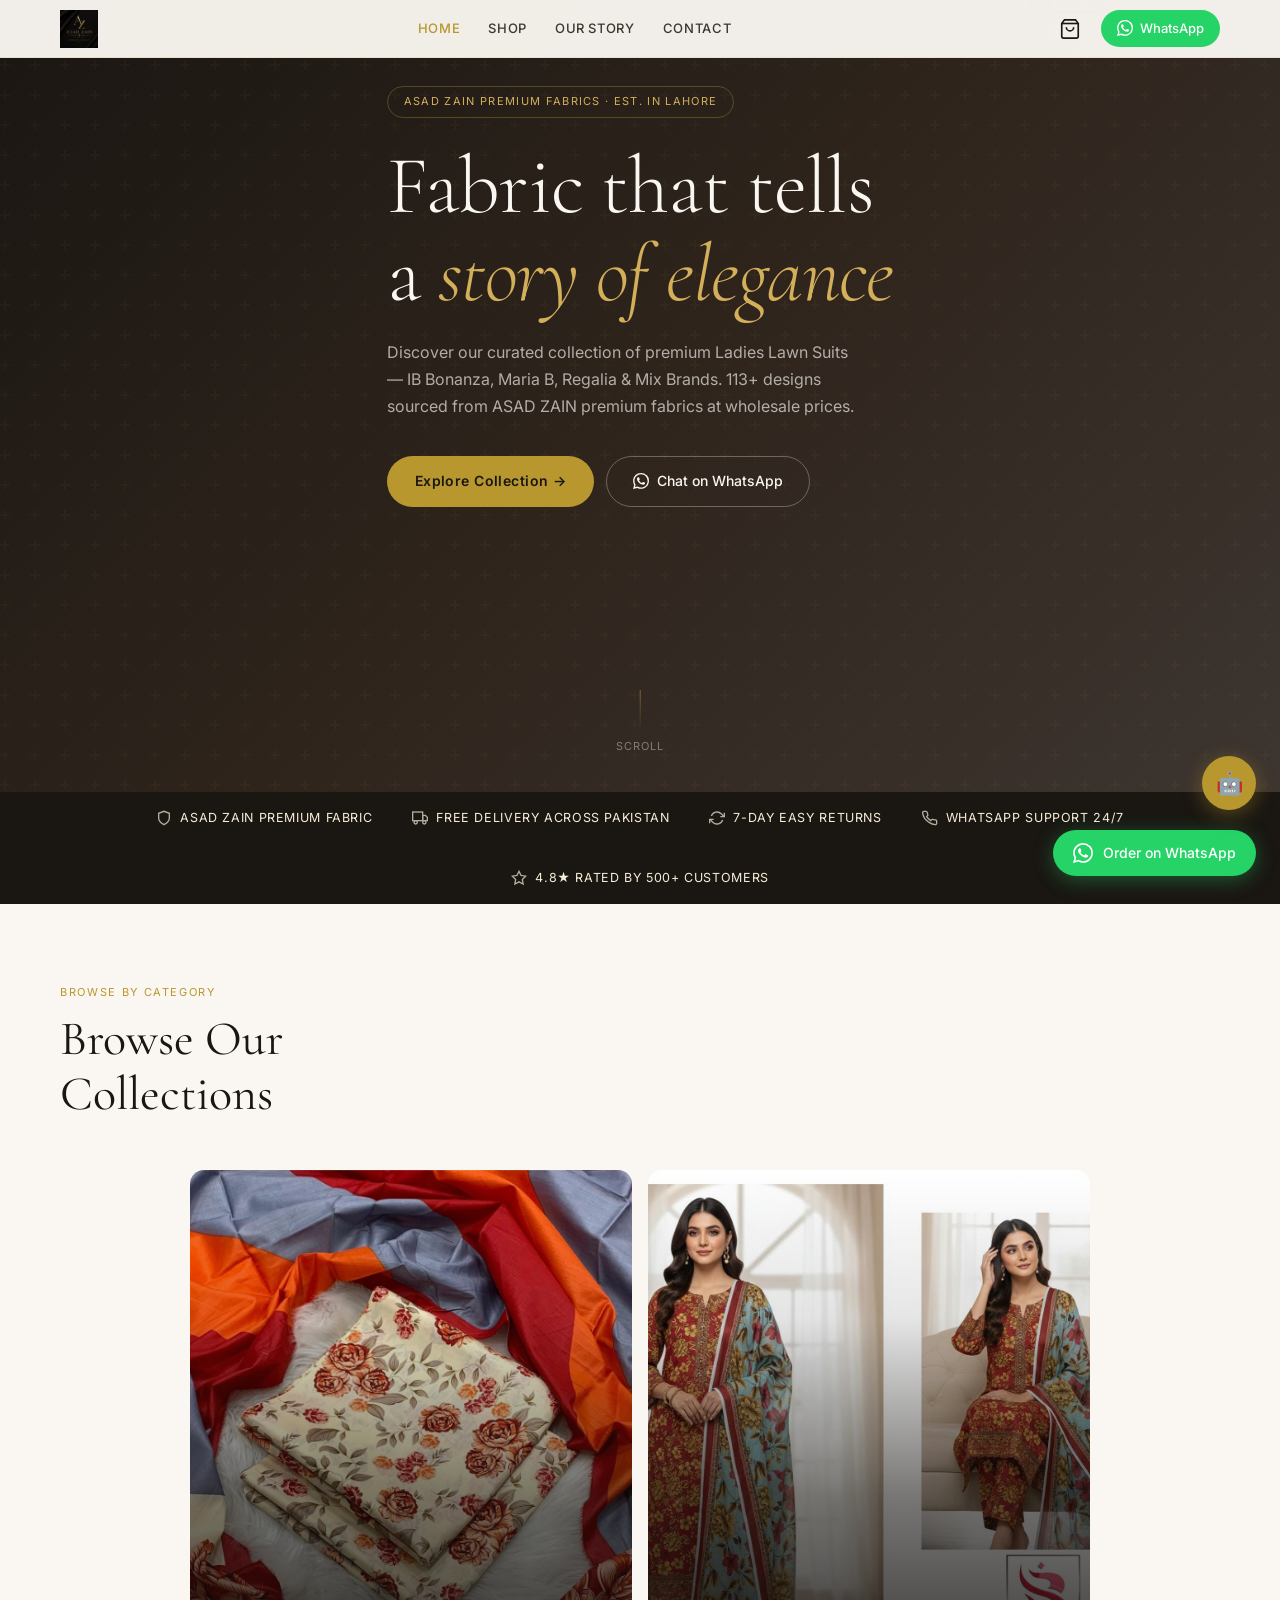
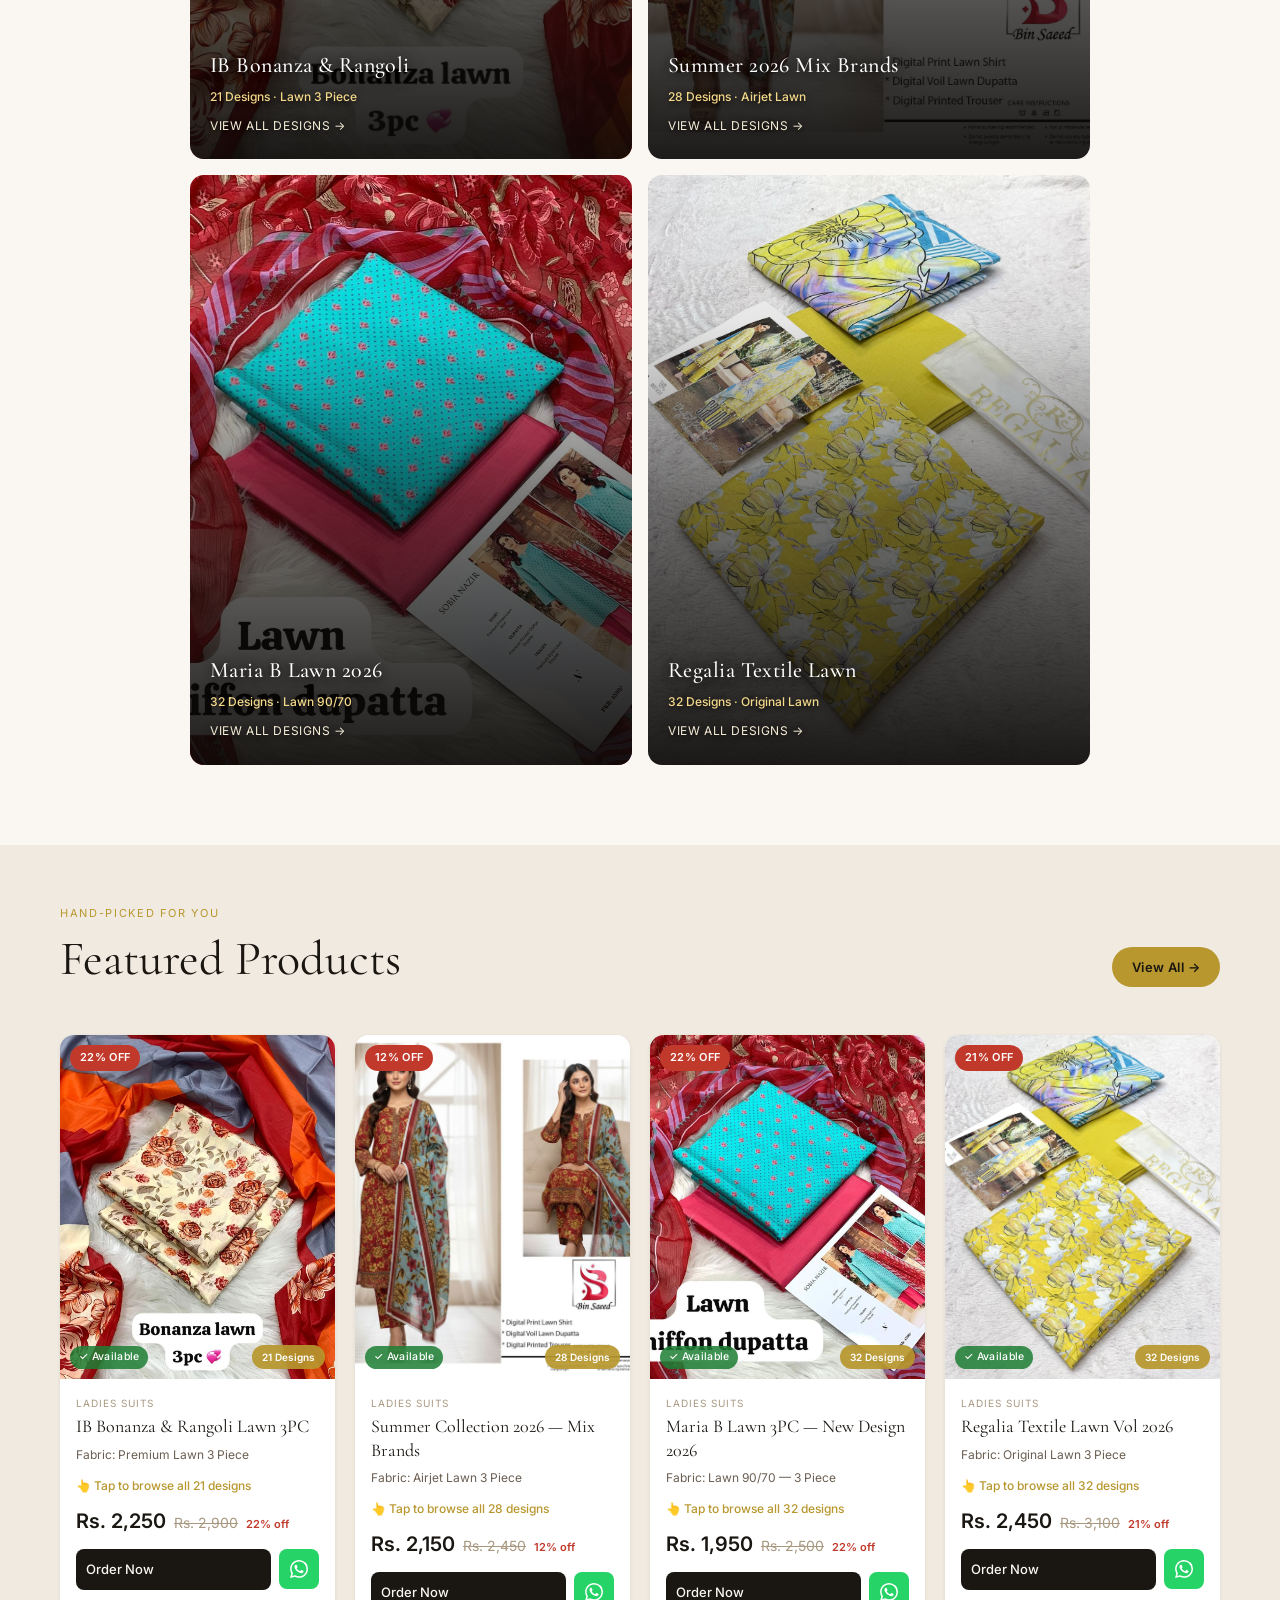
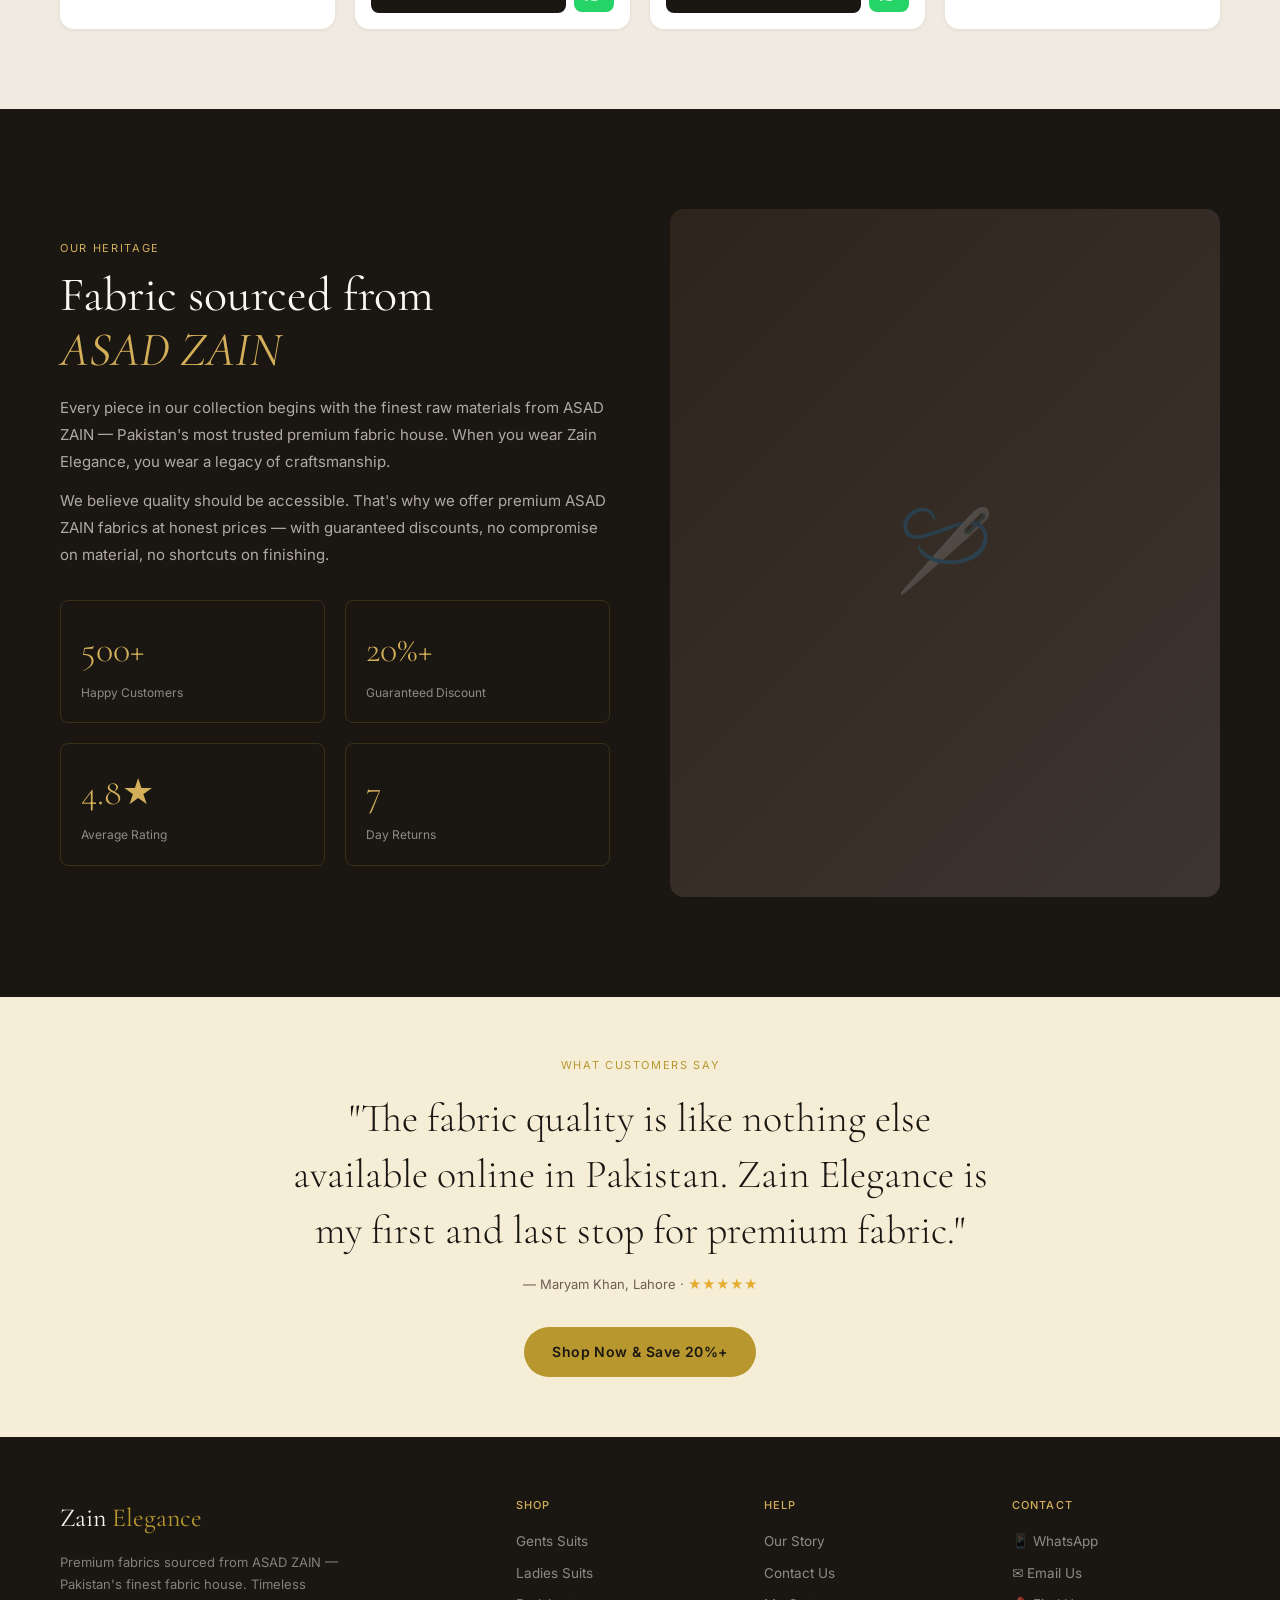
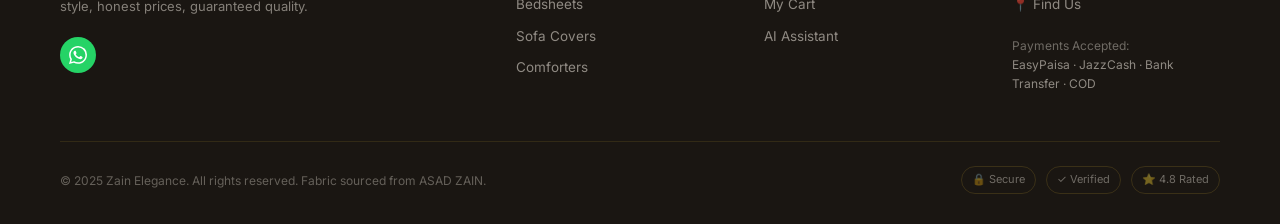
<file: index.html>
<!DOCTYPE html>
<html lang="en">
<head>
  <meta charset="UTF-8">
  <meta name="viewport" content="width=device-width, initial-scale=1.0">
  <title>Zain Elegance — Premium Fabrics. Timeless Style.</title>
  <meta name="description" content="Premium suits, bedsheets, sofa covers and comforters sourced from ASAD ZAIN fabrics. Shop the finest fabric collection in Pakistan.">
  <meta property="og:title" content="Zain Elegance — Premium Fabrics">
  <meta property="og:description" content="Gents suits, Ladies suits, Bedsheets, Sofa covers & Comforters. Premium ASAD ZAIN fabrics.">
  <meta property="og:type" content="website">
  <link rel="stylesheet" href="assets/css/style.css">
  <link rel="icon" href="data:image/svg+xml,<svg xmlns='http://www.w3.org/2000/svg' viewBox='0 0 100 100'><text y='.9em' font-size='90'>🪡</text></svg>">
</head>
<body>

<!-- ═══ NAVIGATION ═══ -->
<nav class="nav">
  <div class="nav-inner">
    <a href="index.html" class="nav-logo"><img src="assets/images/logo.jpeg" alt="Zain Elegance" style="height:38px;width:auto;display:block"></a>
    <div class="nav-links">
      <a href="index.html" class="active">Home</a>
      <a href="shop.html">Shop</a>
      <a href="about.html">Our Story</a>
      <a href="contact.html">Contact</a>
    </div>
    <div class="nav-actions">
      <a href="cart.html" style="position:relative;display:flex;align-items:center;padding:8px">
        <svg width="22" height="22" fill="none" stroke="currentColor" stroke-width="1.8" viewBox="0 0 24 24"><path d="M6 2L3 6v14a2 2 0 002 2h14a2 2 0 002-2V6l-3-4z"/><line x1="3" y1="6" x2="21" y2="6"/><path d="M16 10a4 4 0 01-8 0"/></svg>
        <span class="cart-count" style="position:absolute;top:2px;right:2px;width:16px;height:16px;background:var(--gold);color:white;border-radius:50%;font-size:10px;font-weight:600;display:none;align-items:center;justify-content:center">0</span>
      </a>
      <a href="https://wa.me/923XXXXXXXXX" target="_blank" class="nav-whatsapp">
        <svg width="16" height="16" viewBox="0 0 24 24" fill="currentColor"><path d="M17.472 14.382c-.297-.149-1.758-.867-2.03-.967-.273-.099-.471-.148-.67.15-.197.297-.767.966-.94 1.164-.173.199-.347.223-.644.075-.297-.15-1.255-.463-2.39-1.475-.883-.788-1.48-1.761-1.653-2.059-.173-.297-.018-.458.13-.606.134-.133.298-.347.446-.52.149-.174.198-.298.298-.497.099-.198.05-.371-.025-.52-.075-.149-.669-1.612-.916-2.207-.242-.579-.487-.5-.669-.51-.173-.008-.371-.01-.57-.01-.198 0-.52.074-.792.372-.272.297-1.04 1.016-1.04 2.479 0 1.462 1.065 2.875 1.213 3.074.149.198 2.096 3.2 5.077 4.487.709.306 1.262.489 1.694.625.712.227 1.36.195 1.871.118.571-.085 1.758-.719 2.006-1.413.248-.694.248-1.289.173-1.413-.074-.124-.272-.198-.57-.347m-5.421 7.403h-.004a9.87 9.87 0 01-5.031-1.378l-.361-.214-3.741.982.998-3.648-.235-.374a9.86 9.86 0 01-1.51-5.26c.001-5.45 4.436-9.884 9.888-9.884 2.64 0 5.122 1.03 6.988 2.898a9.825 9.825 0 012.893 6.994c-.003 5.45-4.437 9.884-9.885 9.884m8.413-18.297A11.815 11.815 0 0012.05 0C5.495 0 .16 5.335.157 11.892c0 2.096.547 4.142 1.588 5.945L.057 24l6.305-1.654a11.882 11.882 0 005.683 1.448h.005c6.554 0 11.89-5.335 11.893-11.893A11.821 11.821 0 0020.885 3.488"/></svg>
        <span>WhatsApp</span>
      </a>
      <button class="nav-hamburger" id="nav-hamburger" aria-label="Menu">
        <span></span><span></span><span></span>
      </button>
    </div>
  </div>
</nav>

<!-- Mobile Menu -->
<div class="mobile-menu" id="mobile-menu">
  <a href="index.html">Home</a>
  <a href="shop.html">Shop All Products</a>
  <a href="about.html">Our Story</a>
  <a href="contact.html">Contact Us</a>
  <a href="cart.html">🛍️ My Cart</a>
  <a href="https://wa.me/923XXXXXXXXX" target="_blank" style="color:#25D366;font-weight:500">📱 Order on WhatsApp</a>
</div>

<!-- ═══ HERO ═══ -->
<section class="hero">
  <div class="container">
    <div class="hero-content">
      <div class="hero-badge">ASAD ZAIN Premium Fabrics · Est. in Lahore</div>
      <h1>Fabric that tells<br>a <em>story of elegance</em></h1>
      <p>Discover our curated collection of premium Ladies Lawn Suits — IB Bonanza, Maria B, Regalia & Mix Brands. 113+ designs sourced from ASAD ZAIN premium fabrics at wholesale prices.</p>
      <div class="hero-actions">
        <a href="shop.html" class="btn-primary">Explore Collection →</a>
        <a href="https://wa.me/923XXXXXXXXX?text=Assalamu%20Alaikum!%20I%20want%20to%20enquire%20about%20your%20products." target="_blank" class="btn-outline">
          <svg width="16" height="16" viewBox="0 0 24 24" fill="currentColor"><path d="M17.472 14.382c-.297-.149-1.758-.867-2.03-.967-.273-.099-.471-.148-.67.15-.197.297-.767.966-.94 1.164-.173.199-.347.223-.644.075-.297-.15-1.255-.463-2.39-1.475-.883-.788-1.48-1.761-1.653-2.059-.173-.297-.018-.458.13-.606.134-.133.298-.347.446-.52.149-.174.198-.298.298-.497.099-.198.05-.371-.025-.52-.075-.149-.669-1.612-.916-2.207-.242-.579-.487-.5-.669-.51-.173-.008-.371-.01-.57-.01-.198 0-.52.074-.792.372-.272.297-1.04 1.016-1.04 2.479 0 1.462 1.065 2.875 1.213 3.074.149.198 2.096 3.2 5.077 4.487.709.306 1.262.489 1.694.625.712.227 1.36.195 1.871.118.571-.085 1.758-.719 2.006-1.413.248-.694.248-1.289.173-1.413-.074-.124-.272-.198-.57-.347m-5.421 7.403h-.004a9.87 9.87 0 01-5.031-1.378l-.361-.214-3.741.982.998-3.648-.235-.374a9.86 9.86 0 01-1.51-5.26c.001-5.45 4.436-9.884 9.888-9.884 2.64 0 5.122 1.03 6.988 2.898a9.825 9.825 0 012.893 6.994c-.003 5.45-4.437 9.884-9.885 9.884m8.413-18.297A11.815 11.815 0 0012.05 0C5.495 0 .16 5.335.157 11.892c0 2.096.547 4.142 1.588 5.945L.057 24l6.305-1.654a11.882 11.882 0 005.683 1.448h.005c6.554 0 11.89-5.335 11.893-11.893A11.821 11.821 0 0020.885 3.488"/></svg>
          Chat on WhatsApp
        </a>
      </div>
    </div>
  </div>
  <div class="hero-scroll">
    <div class="hero-scroll-line"></div>
    <span>SCROLL</span>
  </div>
</section>

<!-- ═══ TRUST BAR ═══ -->
<div class="trust-bar">
  <div class="trust-bar-inner">
    <div class="trust-item">
      <svg width="16" height="16" fill="none" stroke="currentColor" stroke-width="2" viewBox="0 0 24 24"><path d="M12 22s8-4 8-10V5l-8-3-8 3v7c0 6 8 10 8 10z"/></svg>
      ASAD ZAIN Premium Fabric
    </div>
    <div class="trust-item">
      <svg width="16" height="16" fill="none" stroke="currentColor" stroke-width="2" viewBox="0 0 24 24"><rect x="1" y="3" width="15" height="13"/><polygon points="16 8 20 8 23 11 23 16 16 16 16 8"/><circle cx="5.5" cy="18.5" r="2.5"/><circle cx="18.5" cy="18.5" r="2.5"/></svg>
      Free Delivery Across Pakistan
    </div>
    <div class="trust-item">
      <svg width="16" height="16" fill="none" stroke="currentColor" stroke-width="2" viewBox="0 0 24 24"><polyline points="23 4 23 10 17 10"/><polyline points="1 20 1 14 7 14"/><path d="M3.51 9a9 9 0 0114.85-3.36L23 10M1 14l4.64 4.36A9 9 0 0020.49 15"/></svg>
      7-Day Easy Returns
    </div>
    <div class="trust-item">
      <svg width="16" height="16" fill="none" stroke="currentColor" stroke-width="2" viewBox="0 0 24 24"><path d="M22 16.92v3a2 2 0 01-2.18 2 19.79 19.79 0 01-8.63-3.07A19.5 19.5 0 013.95 12.68a19.79 19.79 0 01-3.07-8.67A2 2 0 012.88 2h3a2 2 0 012 1.72c.127.96.361 1.903.7 2.81a2 2 0 01-.45 2.11L7.09 9.91a16 16 0 006 6l1.27-1.27a2 2 0 012.11-.45c.907.339 1.85.573 2.81.7A2 2 0 0122 16.92z"/></svg>
      WhatsApp Support 24/7
    </div>
    <div class="trust-item">
      <svg width="16" height="16" fill="none" stroke="currentColor" stroke-width="2" viewBox="0 0 24 24"><polygon points="12 2 15.09 8.26 22 9.27 17 14.14 18.18 21.02 12 17.77 5.82 21.02 7 14.14 2 9.27 8.91 8.26 12 2"/></svg>
      4.8★ Rated by 500+ Customers
    </div>
  </div>
</div>

<!-- ═══ CATEGORIES ═══ -->
<section class="section">
  <div class="container">
    <div class="section-head">
      <div class="section-label">Browse By Category</div>
      <h2 class="section-title">Browse Our<br>Collections</h2>
    </div>
    <!-- 4 collection cards -->
    <div style="display:grid;grid-template-columns:repeat(2,1fr);gap:16px;max-width:900px;margin:0 auto" class="collections-grid">

      <a href="collection.html?id=lad-001" class="cat-card cat-ladies">
        <div class="cat-img" style="background-image:url('assets/images/suits/lad1.jpeg')"></div>
        <div class="cat-overlay">
          <div class="cat-name">IB Bonanza & Rangoli</div>
          <div class="cat-count">21 Designs · Lawn 3 Piece</div>
          <div class="cat-link">View All Designs →</div>
        </div>
      </a>

      <a href="collection.html?id=la-001" class="cat-card cat-ladies">
        <div class="cat-img" style="background-image:url('assets/images/suits/la1.jpeg')"></div>
        <div class="cat-overlay">
          <div class="cat-name">Summer 2026 Mix Brands</div>
          <div class="cat-count">28 Designs · Airjet Lawn</div>
          <div class="cat-link">View All Designs →</div>
        </div>
      </a>

      <a href="collection.html?id=l-001" class="cat-card cat-ladies">
        <div class="cat-img" style="background-image:url('assets/images/suits/l1.jpeg')"></div>
        <div class="cat-overlay">
          <div class="cat-name">Maria B Lawn 2026</div>
          <div class="cat-count">32 Designs · Lawn 90/70</div>
          <div class="cat-link">View All Designs →</div>
        </div>
      </a>

      <a href="collection.html?id=lady-001" class="cat-card cat-ladies">
        <div class="cat-img" style="background-image:url('assets/images/suits/lady1.jpeg')"></div>
        <div class="cat-overlay">
          <div class="cat-name">Regalia Textile Lawn</div>
          <div class="cat-count">32 Designs · Original Lawn</div>
          <div class="cat-link">View All Designs →</div>
        </div>
      </a>

    </div>
  </div>
</section>

<!-- ═══ FEATURED PRODUCTS ═══ -->
<section class="section" style="background:var(--cream-deep);padding-top:60px;padding-bottom:80px">
  <div class="container">
    <div class="section-head" style="display:flex;justify-content:space-between;align-items:flex-end;flex-wrap:wrap;gap:16px">
      <div>
        <div class="section-label">Hand-Picked For You</div>
        <h2 class="section-title">Featured Products</h2>
      </div>
      <a href="shop.html" class="btn-primary" style="font-size:13px;padding:10px 20px">View All →</a>
    </div>
    <div class="products-grid" id="featured-grid">
      <!-- Loaded by products.js -->
      <div style="grid-column:1/-1;text-align:center;padding:40px;color:var(--warm-mid)">Loading products...</div>
    </div>
  </div>
</section>

<!-- ═══ FABRIC STORY ═══ -->
<section class="fabric-story">
  <div class="container">
    <div class="fabric-story-grid">
      <div>
        <div class="section-label">Our Heritage</div>
        <h2 class="section-title" style="color:var(--cream)">Fabric sourced from<br><em style="color:var(--gold-light)">ASAD ZAIN</em></h2>
        <p>Every piece in our collection begins with the finest raw materials from ASAD ZAIN — Pakistan's most trusted premium fabric house. When you wear Zain Elegance, you wear a legacy of craftsmanship.</p>
        <p style="margin-top:12px">We believe quality should be accessible. That's why we offer premium ASAD ZAIN fabrics at honest prices — with guaranteed discounts, no compromise on material, no shortcuts on finishing.</p>
        <div class="fabric-stats">
          <div class="fabric-stat">
            <div class="fabric-stat-num">500+</div>
            <div class="fabric-stat-label">Happy Customers</div>
          </div>
          <div class="fabric-stat">
            <div class="fabric-stat-num">20%+</div>
            <div class="fabric-stat-label">Guaranteed Discount</div>
          </div>
          <div class="fabric-stat">
            <div class="fabric-stat-num">4.8★</div>
            <div class="fabric-stat-label">Average Rating</div>
          </div>
          <div class="fabric-stat">
            <div class="fabric-stat-num">7</div>
            <div class="fabric-stat-label">Day Returns</div>
          </div>
        </div>
      </div>
      <div class="fabric-img-mock">🪡</div>
    </div>
  </div>
</section>

<!-- ═══ TESTIMONIAL STRIP ═══ -->
<section class="section" style="background:var(--gold-pale);padding:60px 0">
  <div class="container text-center">
    <div class="section-label">What Customers Say</div>
    <div style="font-family:var(--font-display);font-size:clamp(24px,4vw,40px);font-weight:300;color:var(--ink);max-width:700px;margin:16px auto;line-height:1.4">
      "The fabric quality is like nothing else available online in Pakistan. Zain Elegance is my first and last stop for premium fabric."
    </div>
    <div style="font-size:13px;color:var(--warm-mid);margin-top:16px">— Maryam Khan, Lahore · <span style="color:#E6AC2F">★★★★★</span></div>
    <a href="shop.html" class="btn-primary" style="margin-top:32px;display:inline-flex">Shop Now & Save 20%+</a>
  </div>
</section>

<!-- ═══ FOOTER ═══ -->
<footer class="footer">
  <div class="container">
    <div class="footer-grid">
      <div class="footer-brand">
        <div class="footer-logo">Zain <span>Elegance</span></div>
        <div class="footer-tagline">Premium fabrics sourced from ASAD ZAIN — Pakistan's finest fabric house. Timeless style, honest prices, guaranteed quality.</div>
        <div style="margin-top:20px;display:flex;gap:12px">
          <a href="https://wa.me/923XXXXXXXXX" target="_blank" style="width:36px;height:36px;border-radius:50%;background:#25D366;display:flex;align-items:center;justify-content:center">
            <svg width="18" height="18" viewBox="0 0 24 24" fill="white"><path d="M17.472 14.382c-.297-.149-1.758-.867-2.03-.967-.273-.099-.471-.148-.67.15-.197.297-.767.966-.94 1.164-.173.199-.347.223-.644.075-.297-.15-1.255-.463-2.39-1.475-.883-.788-1.48-1.761-1.653-2.059-.173-.297-.018-.458.13-.606.134-.133.298-.347.446-.52.149-.174.198-.298.298-.497.099-.198.05-.371-.025-.52-.075-.149-.669-1.612-.916-2.207-.242-.579-.487-.5-.669-.51-.173-.008-.371-.01-.57-.01-.198 0-.52.074-.792.372-.272.297-1.04 1.016-1.04 2.479 0 1.462 1.065 2.875 1.213 3.074.149.198 2.096 3.2 5.077 4.487.709.306 1.262.489 1.694.625.712.227 1.36.195 1.871.118.571-.085 1.758-.719 2.006-1.413.248-.694.248-1.289.173-1.413-.074-.124-.272-.198-.57-.347m-5.421 7.403h-.004a9.87 9.87 0 01-5.031-1.378l-.361-.214-3.741.982.998-3.648-.235-.374a9.86 9.86 0 01-1.51-5.26c.001-5.45 4.436-9.884 9.888-9.884 2.64 0 5.122 1.03 6.988 2.898a9.825 9.825 0 012.893 6.994c-.003 5.45-4.437 9.884-9.885 9.884m8.413-18.297A11.815 11.815 0 0012.05 0C5.495 0 .16 5.335.157 11.892c0 2.096.547 4.142 1.588 5.945L.057 24l6.305-1.654a11.882 11.882 0 005.683 1.448h.005c6.554 0 11.89-5.335 11.893-11.893A11.821 11.821 0 0020.885 3.488"/></svg>
          </a>
        </div>
      </div>
      <div>
        <div class="footer-col-title">Shop</div>
        <div class="footer-links">
          <a href="shop.html?cat=gents-suits">Gents Suits</a>
          <a href="shop.html?cat=ladies-suits">Ladies Suits</a>
          <a href="shop.html?cat=bedsheets">Bedsheets</a>
          <a href="shop.html?cat=sofa-covers">Sofa Covers</a>
          <a href="shop.html?cat=comforters">Comforters</a>
        </div>
      </div>
      <div>
        <div class="footer-col-title">Help</div>
        <div class="footer-links">
          <a href="about.html">Our Story</a>
          <a href="contact.html">Contact Us</a>
          <a href="cart.html">My Cart</a>
          <a href="#" onclick="document.getElementById('chat-btn').click();return false">AI Assistant</a>
        </div>
      </div>
      <div>
        <div class="footer-col-title">Contact</div>
        <div class="footer-links">
          <a href="https://wa.me/923XXXXXXXXX" target="_blank">📱 WhatsApp</a>
          <a href="mailto:info@zainelegance.pk">✉️ Email Us</a>
          <a href="contact.html">📍 Find Us</a>
        </div>
        <div style="margin-top:20px;font-size:12px;color:rgba(240,234,224,.4)">
          Payments Accepted:<br>
          <span style="color:rgba(240,234,224,.55)">EasyPaisa · JazzCash · Bank Transfer · COD</span>
        </div>
      </div>
    </div>
    <div class="footer-bottom">
      <div class="footer-copy">© 2025 Zain Elegance. All rights reserved. Fabric sourced from ASAD ZAIN.</div>
      <div class="footer-badges">
        <div class="footer-badge">🔒 Secure</div>
        <div class="footer-badge">✓ Verified</div>
        <div class="footer-badge">⭐ 4.8 Rated</div>
      </div>
    </div>
  </div>
</footer>

<!-- ═══ FLOATING BUTTONS ═══ -->
<a id="wa-float" href="#" target="_blank" class="wa-float">
  <svg width="20" height="20" viewBox="0 0 24 24" fill="currentColor"><path d="M17.472 14.382c-.297-.149-1.758-.867-2.03-.967-.273-.099-.471-.148-.67.15-.197.297-.767.966-.94 1.164-.173.199-.347.223-.644.075-.297-.15-1.255-.463-2.39-1.475-.883-.788-1.48-1.761-1.653-2.059-.173-.297-.018-.458.13-.606.134-.133.298-.347.446-.52.149-.174.198-.298.298-.497.099-.198.05-.371-.025-.52-.075-.149-.669-1.612-.916-2.207-.242-.579-.487-.5-.669-.51-.173-.008-.371-.01-.57-.01-.198 0-.52.074-.792.372-.272.297-1.04 1.016-1.04 2.479 0 1.462 1.065 2.875 1.213 3.074.149.198 2.096 3.2 5.077 4.487.709.306 1.262.489 1.694.625.712.227 1.36.195 1.871.118.571-.085 1.758-.719 2.006-1.413.248-.694.248-1.289.173-1.413-.074-.124-.272-.198-.57-.347m-5.421 7.403h-.004a9.87 9.87 0 01-5.031-1.378l-.361-.214-3.741.982.998-3.648-.235-.374a9.86 9.86 0 01-1.51-5.26c.001-5.45 4.436-9.884 9.888-9.884 2.64 0 5.122 1.03 6.988 2.898a9.825 9.825 0 012.893 6.994c-.003 5.45-4.437 9.884-9.885 9.884m8.413-18.297A11.815 11.815 0 0012.05 0C5.495 0 .16 5.335.157 11.892c0 2.096.547 4.142 1.588 5.945L.057 24l6.305-1.654a11.882 11.882 0 005.683 1.448h.005c6.554 0 11.89-5.335 11.893-11.893A11.821 11.821 0 0020.885 3.488"/></svg>
  Order on WhatsApp
</a>

<!-- AI Chat Button -->
<button class="chat-btn" id="chat-btn" title="Chat with AI Assistant">🤖</button>
<div class="chat-window" id="chat-window">
  <div class="chat-header">
    <div class="chat-avatar">✨</div>
    <div class="chat-header-text">
      <div class="chat-header-name">Zain Assistant</div>
      <div class="chat-header-status">● Online — Ask me anything</div>
    </div>
    <div class="chat-close" id="chat-close">✕</div>
  </div>
  <div class="chat-messages" id="chat-messages"></div>
  <div class="chat-input-row">
    <input class="chat-input" id="chat-input" placeholder="Ask about products, prices..." type="text">
    <button class="chat-send" id="chat-send">➤</button>
  </div>
</div>

<script src="assets/js/products.js"></script>
<script src="assets/js/cart.js"></script>
<script src="assets/js/ai-chat.js"></script>
</body>
</html>
</file>
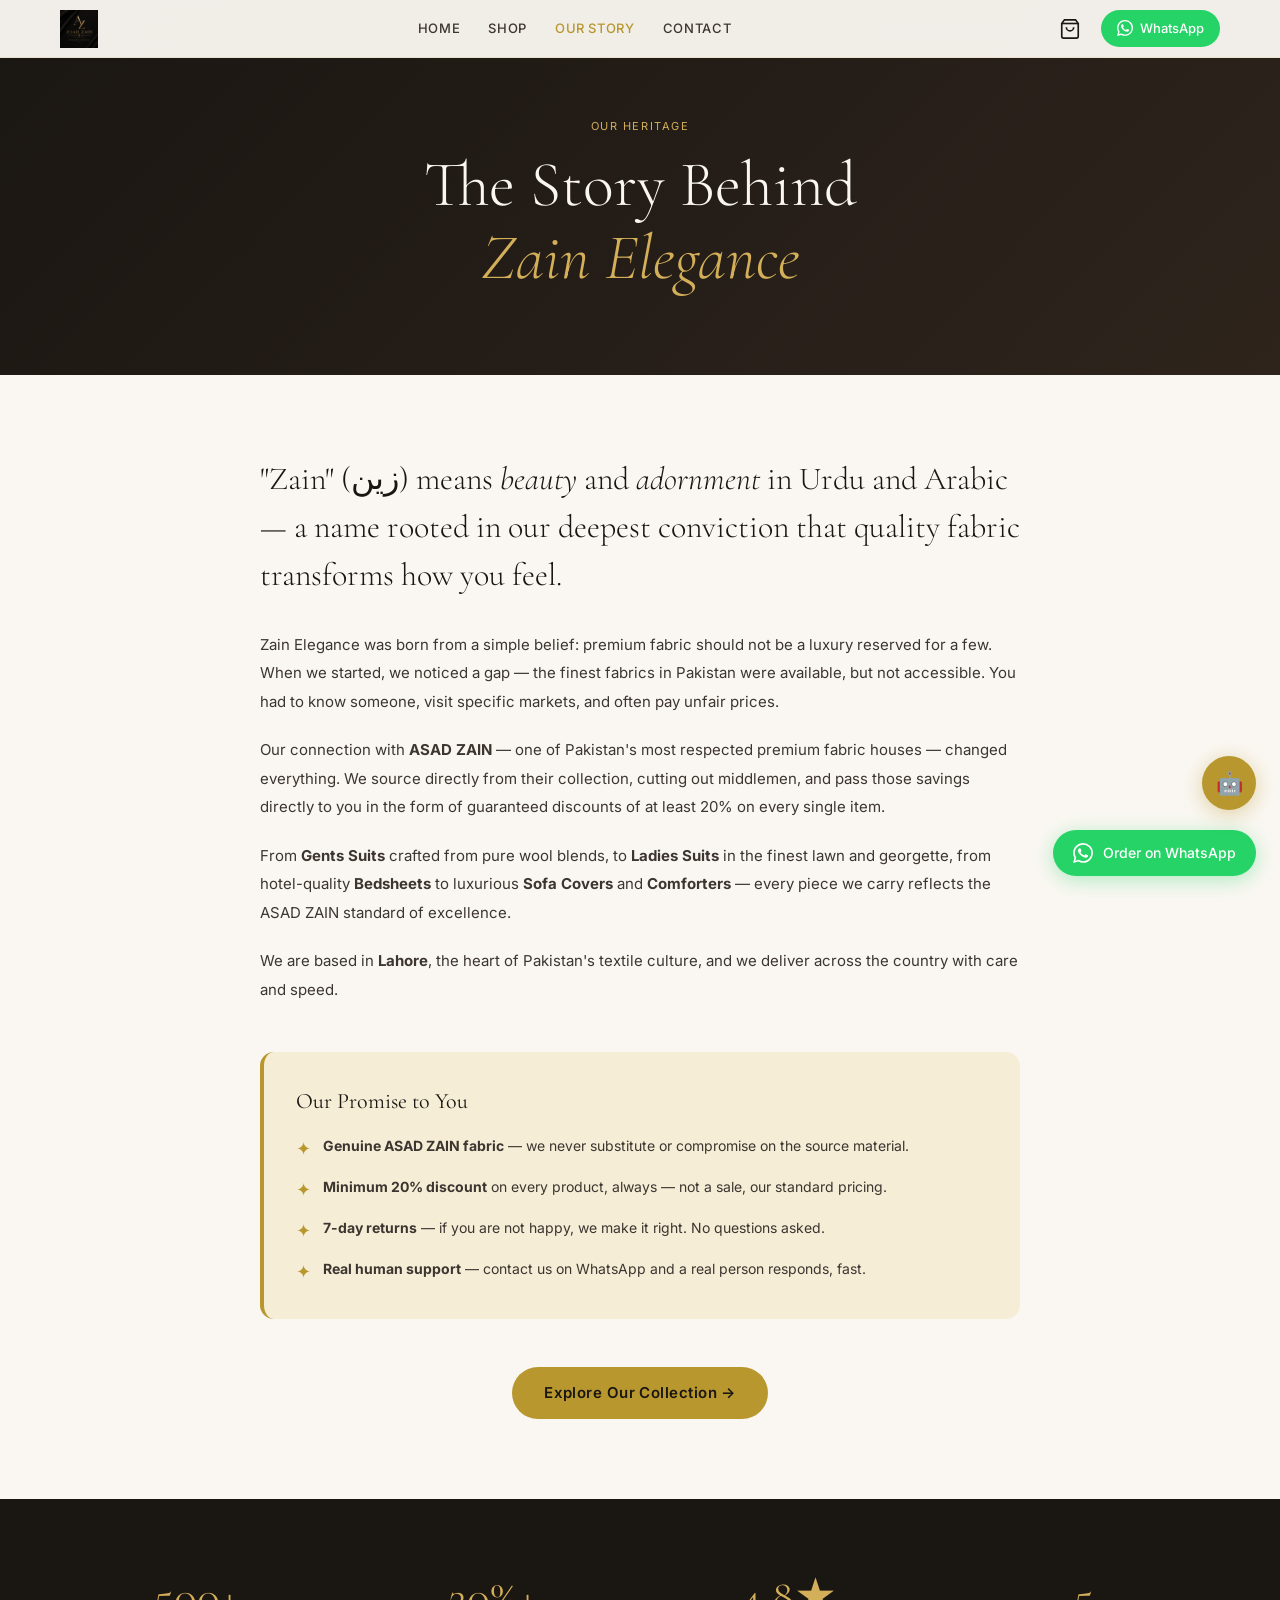
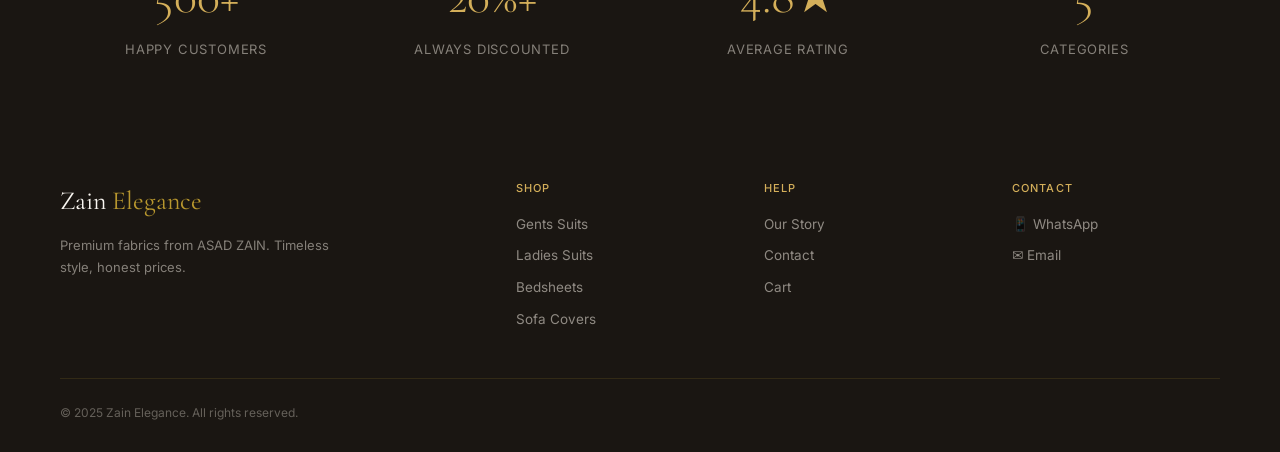
<file: about.html>
<!DOCTYPE html>
<html lang="en">
<head>
  <meta charset="UTF-8">
  <meta name="viewport" content="width=device-width, initial-scale=1.0">
  <title>Our Story — Zain Elegance</title>
  <link rel="stylesheet" href="assets/css/style.css">
  <link rel="icon" href="data:image/svg+xml,<svg xmlns='http://www.w3.org/2000/svg' viewBox='0 0 100 100'><text y='.9em' font-size='90'>🪡</text></svg>">
</head>
<body>

<nav class="nav">
  <div class="nav-inner">
    <a href="index.html" class="nav-logo"><img src="assets/images/logo.jpeg" alt="Zain Elegance" style="height:38px;width:auto;display:block"></a>
    <div class="nav-links">
      <a href="index.html">Home</a>
      <a href="shop.html">Shop</a>
      <a href="about.html" class="active">Our Story</a>
      <a href="contact.html">Contact</a>
    </div>
    <div class="nav-actions">
      <a href="cart.html" style="position:relative;display:flex;align-items:center;padding:8px">
        <svg width="22" height="22" fill="none" stroke="currentColor" stroke-width="1.8" viewBox="0 0 24 24"><path d="M6 2L3 6v14a2 2 0 002 2h14a2 2 0 002-2V6l-3-4z"/><line x1="3" y1="6" x2="21" y2="6"/><path d="M16 10a4 4 0 01-8 0"/></svg>
        <span class="cart-count" style="position:absolute;top:2px;right:2px;width:16px;height:16px;background:var(--gold);color:white;border-radius:50%;font-size:10px;font-weight:600;display:none;align-items:center;justify-content:center">0</span>
      </a>
      <a href="https://wa.me/923XXXXXXXXX" target="_blank" class="nav-whatsapp">
        <svg width="16" height="16" viewBox="0 0 24 24" fill="currentColor"><path d="M17.472 14.382c-.297-.149-1.758-.867-2.03-.967-.273-.099-.471-.148-.67.15-.197.297-.767.966-.94 1.164-.173.199-.347.223-.644.075-.297-.15-1.255-.463-2.39-1.475-.883-.788-1.48-1.761-1.653-2.059-.173-.297-.018-.458.13-.606.134-.133.298-.347.446-.52.149-.174.198-.298.298-.497.099-.198.05-.371-.025-.52-.075-.149-.669-1.612-.916-2.207-.242-.579-.487-.5-.669-.51-.173-.008-.371-.01-.57-.01-.198 0-.52.074-.792.372-.272.297-1.04 1.016-1.04 2.479 0 1.462 1.065 2.875 1.213 3.074.149.198 2.096 3.2 5.077 4.487.709.306 1.262.489 1.694.625.712.227 1.36.195 1.871.118.571-.085 1.758-.719 2.006-1.413.248-.694.248-1.289.173-1.413-.074-.124-.272-.198-.57-.347m-5.421 7.403h-.004a9.87 9.87 0 01-5.031-1.378l-.361-.214-3.741.982.998-3.648-.235-.374a9.86 9.86 0 01-1.51-5.26c.001-5.45 4.436-9.884 9.888-9.884 2.64 0 5.122 1.03 6.988 2.898a9.825 9.825 0 012.893 6.994c-.003 5.45-4.437 9.884-9.885 9.884m8.413-18.297A11.815 11.815 0 0012.05 0C5.495 0 .16 5.335.157 11.892c0 2.096.547 4.142 1.588 5.945L.057 24l6.305-1.654a11.882 11.882 0 005.683 1.448h.005c6.554 0 11.89-5.335 11.893-11.893A11.821 11.821 0 0020.885 3.488"/></svg>
        <span>WhatsApp</span>
      </a>
      <button class="nav-hamburger" id="nav-hamburger"><span></span><span></span><span></span></button>
    </div>
  </div>
</nav>
<div class="mobile-menu" id="mobile-menu">
  <a href="index.html">Home</a><a href="shop.html">Shop</a><a href="about.html">Our Story</a>
  <a href="contact.html">Contact</a><a href="cart.html">🛍️ Cart</a>
  <a href="https://wa.me/923XXXXXXXXX" target="_blank" style="color:#25D366">📱 WhatsApp</a>
</div>

<!-- HERO -->
<div style="padding-top:var(--nav-h);background:linear-gradient(135deg,#1A1612,#2E241C);padding-bottom:80px">
  <div class="container" style="padding-top:60px;text-align:center">
    <div style="font-size:11px;letter-spacing:.14em;text-transform:uppercase;color:var(--gold-light);margin-bottom:12px">Our Heritage</div>
    <h1 style="font-family:var(--font-display);font-size:clamp(36px,6vw,64px);font-weight:300;color:var(--cream);line-height:1.15">The Story Behind<br><em style="color:var(--gold-light)">Zain Elegance</em></h1>
  </div>
</div>

<!-- STORY CONTENT -->
<section class="section">
  <div class="container" style="max-width:800px">

    <div style="font-family:var(--font-display);font-size:clamp(22px,3vw,32px);font-weight:300;color:var(--ink);line-height:1.5;margin-bottom:32px">
      "Zain" (زین) means <em>beauty</em> and <em>adornment</em> in Urdu and Arabic — a name rooted in our deepest conviction that quality fabric transforms how you feel.
    </div>

    <div style="font-size:15px;color:var(--ink-soft);line-height:1.9;display:flex;flex-direction:column;gap:20px">
      <p>Zain Elegance was born from a simple belief: premium fabric should not be a luxury reserved for a few. When we started, we noticed a gap — the finest fabrics in Pakistan were available, but not accessible. You had to know someone, visit specific markets, and often pay unfair prices.</p>
      <p>Our connection with <strong>ASAD ZAIN</strong> — one of Pakistan's most respected premium fabric houses — changed everything. We source directly from their collection, cutting out middlemen, and pass those savings directly to you in the form of guaranteed discounts of at least 20% on every single item.</p>
      <p>From <strong>Gents Suits</strong> crafted from pure wool blends, to <strong>Ladies Suits</strong> in the finest lawn and georgette, from hotel-quality <strong>Bedsheets</strong> to luxurious <strong>Sofa Covers</strong> and <strong>Comforters</strong> — every piece we carry reflects the ASAD ZAIN standard of excellence.</p>
      <p>We are based in <strong>Lahore</strong>, the heart of Pakistan's textile culture, and we deliver across the country with care and speed.</p>
    </div>

    <div style="margin:48px 0;padding:32px;background:var(--gold-pale);border-radius:var(--radius-lg);border-left:4px solid var(--gold)">
      <div style="font-family:var(--font-display);font-size:22px;font-weight:400;color:var(--ink);margin-bottom:8px">Our Promise to You</div>
      <div style="display:flex;flex-direction:column;gap:12px;margin-top:16px">
        <div style="display:flex;gap:12px;align-items:flex-start;font-size:14px;color:var(--ink-soft)">
          <span style="color:var(--gold);font-size:18px;flex-shrink:0">✦</span>
          <span><strong>Genuine ASAD ZAIN fabric</strong> — we never substitute or compromise on the source material.</span>
        </div>
        <div style="display:flex;gap:12px;align-items:flex-start;font-size:14px;color:var(--ink-soft)">
          <span style="color:var(--gold);font-size:18px;flex-shrink:0">✦</span>
          <span><strong>Minimum 20% discount</strong> on every product, always — not a sale, our standard pricing.</span>
        </div>
        <div style="display:flex;gap:12px;align-items:flex-start;font-size:14px;color:var(--ink-soft)">
          <span style="color:var(--gold);font-size:18px;flex-shrink:0">✦</span>
          <span><strong>7-day returns</strong> — if you are not happy, we make it right. No questions asked.</span>
        </div>
        <div style="display:flex;gap:12px;align-items:flex-start;font-size:14px;color:var(--ink-soft)">
          <span style="color:var(--gold);font-size:18px;flex-shrink:0">✦</span>
          <span><strong>Real human support</strong> — contact us on WhatsApp and a real person responds, fast.</span>
        </div>
      </div>
    </div>

    <div style="text-align:center">
      <a href="shop.html" class="btn-primary" style="font-size:15px;padding:14px 32px">Explore Our Collection →</a>
    </div>
  </div>
</section>

<!-- Stats -->
<div style="background:var(--ink);padding:60px 0">
  <div class="container">
    <div style="display:grid;grid-template-columns:repeat(4,1fr);gap:24px;text-align:center" class="stats-grid">
      <div>
        <div style="font-family:var(--font-display);font-size:48px;font-weight:300;color:var(--gold-light)">500+</div>
        <div style="font-size:13px;color:rgba(240,234,224,.5);margin-top:4px;text-transform:uppercase;letter-spacing:.06em">Happy Customers</div>
      </div>
      <div>
        <div style="font-family:var(--font-display);font-size:48px;font-weight:300;color:var(--gold-light)">20%+</div>
        <div style="font-size:13px;color:rgba(240,234,224,.5);margin-top:4px;text-transform:uppercase;letter-spacing:.06em">Always Discounted</div>
      </div>
      <div>
        <div style="font-family:var(--font-display);font-size:48px;font-weight:300;color:var(--gold-light)">4.8★</div>
        <div style="font-size:13px;color:rgba(240,234,224,.5);margin-top:4px;text-transform:uppercase;letter-spacing:.06em">Average Rating</div>
      </div>
      <div>
        <div style="font-family:var(--font-display);font-size:48px;font-weight:300;color:var(--gold-light)">5</div>
        <div style="font-size:13px;color:rgba(240,234,224,.5);margin-top:4px;text-transform:uppercase;letter-spacing:.06em">Categories</div>
      </div>
    </div>
  </div>
</div>

<style>
@media(max-width:640px){.stats-grid{grid-template-columns:1fr 1fr!important;gap:16px!important}}
</style>

<!-- FOOTER -->
<footer class="footer">
  <div class="container">
    <div class="footer-grid">
      <div class="footer-brand">
        <div class="footer-logo">Zain <span>Elegance</span></div>
        <div class="footer-tagline">Premium fabrics from ASAD ZAIN. Timeless style, honest prices.</div>
      </div>
      <div><div class="footer-col-title">Shop</div><div class="footer-links"><a href="shop.html?cat=gents-suits">Gents Suits</a><a href="shop.html?cat=ladies-suits">Ladies Suits</a><a href="shop.html?cat=bedsheets">Bedsheets</a><a href="shop.html?cat=sofa-covers">Sofa Covers</a></div></div>
      <div><div class="footer-col-title">Help</div><div class="footer-links"><a href="about.html">Our Story</a><a href="contact.html">Contact</a><a href="cart.html">Cart</a></div></div>
      <div><div class="footer-col-title">Contact</div><div class="footer-links"><a href="https://wa.me/923XXXXXXXXX" target="_blank">📱 WhatsApp</a><a href="mailto:info@zainelegance.pk">✉️ Email</a></div></div>
    </div>
    <div class="footer-bottom"><div class="footer-copy">© 2025 Zain Elegance. All rights reserved.</div></div>
  </div>
</footer>

<a id="wa-float" href="https://wa.me/923XXXXXXXXX" target="_blank" class="wa-float">
  <svg width="20" height="20" viewBox="0 0 24 24" fill="currentColor"><path d="M17.472 14.382c-.297-.149-1.758-.867-2.03-.967-.273-.099-.471-.148-.67.15-.197.297-.767.966-.94 1.164-.173.199-.347.223-.644.075-.297-.15-1.255-.463-2.39-1.475-.883-.788-1.48-1.761-1.653-2.059-.173-.297-.018-.458.13-.606.134-.133.298-.347.446-.52.149-.174.198-.298.298-.497.099-.198.05-.371-.025-.52-.075-.149-.669-1.612-.916-2.207-.242-.579-.487-.5-.669-.51-.173-.008-.371-.01-.57-.01-.198 0-.52.074-.792.372-.272.297-1.04 1.016-1.04 2.479 0 1.462 1.065 2.875 1.213 3.074.149.198 2.096 3.2 5.077 4.487.709.306 1.262.489 1.694.625.712.227 1.36.195 1.871.118.571-.085 1.758-.719 2.006-1.413.248-.694.248-1.289.173-1.413-.074-.124-.272-.198-.57-.347m-5.421 7.403h-.004a9.87 9.87 0 01-5.031-1.378l-.361-.214-3.741.982.998-3.648-.235-.374a9.86 9.86 0 01-1.51-5.26c.001-5.45 4.436-9.884 9.888-9.884 2.64 0 5.122 1.03 6.988 2.898a9.825 9.825 0 012.893 6.994c-.003 5.45-4.437 9.884-9.885 9.884m8.413-18.297A11.815 11.815 0 0012.05 0C5.495 0 .16 5.335.157 11.892c0 2.096.547 4.142 1.588 5.945L.057 24l6.305-1.654a11.882 11.882 0 005.683 1.448h.005c6.554 0 11.89-5.335 11.893-11.893A11.821 11.821 0 0020.885 3.488"/></svg>
  Order on WhatsApp
</a>
<button class="chat-btn" id="chat-btn">🤖</button>
<div class="chat-window" id="chat-window">
  <div class="chat-header"><div class="chat-avatar">✨</div><div class="chat-header-text"><div class="chat-header-name">Zain Assistant</div><div class="chat-header-status">● Online</div></div><div class="chat-close" id="chat-close">✕</div></div>
  <div class="chat-messages" id="chat-messages"></div>
  <div class="chat-input-row"><input class="chat-input" id="chat-input" placeholder="Ask anything..." type="text"><button class="chat-send" id="chat-send">➤</button></div>
</div>

<script src="assets/js/cart.js"></script>
<script src="assets/js/ai-chat.js"></script>
</body>
</html>
</file>
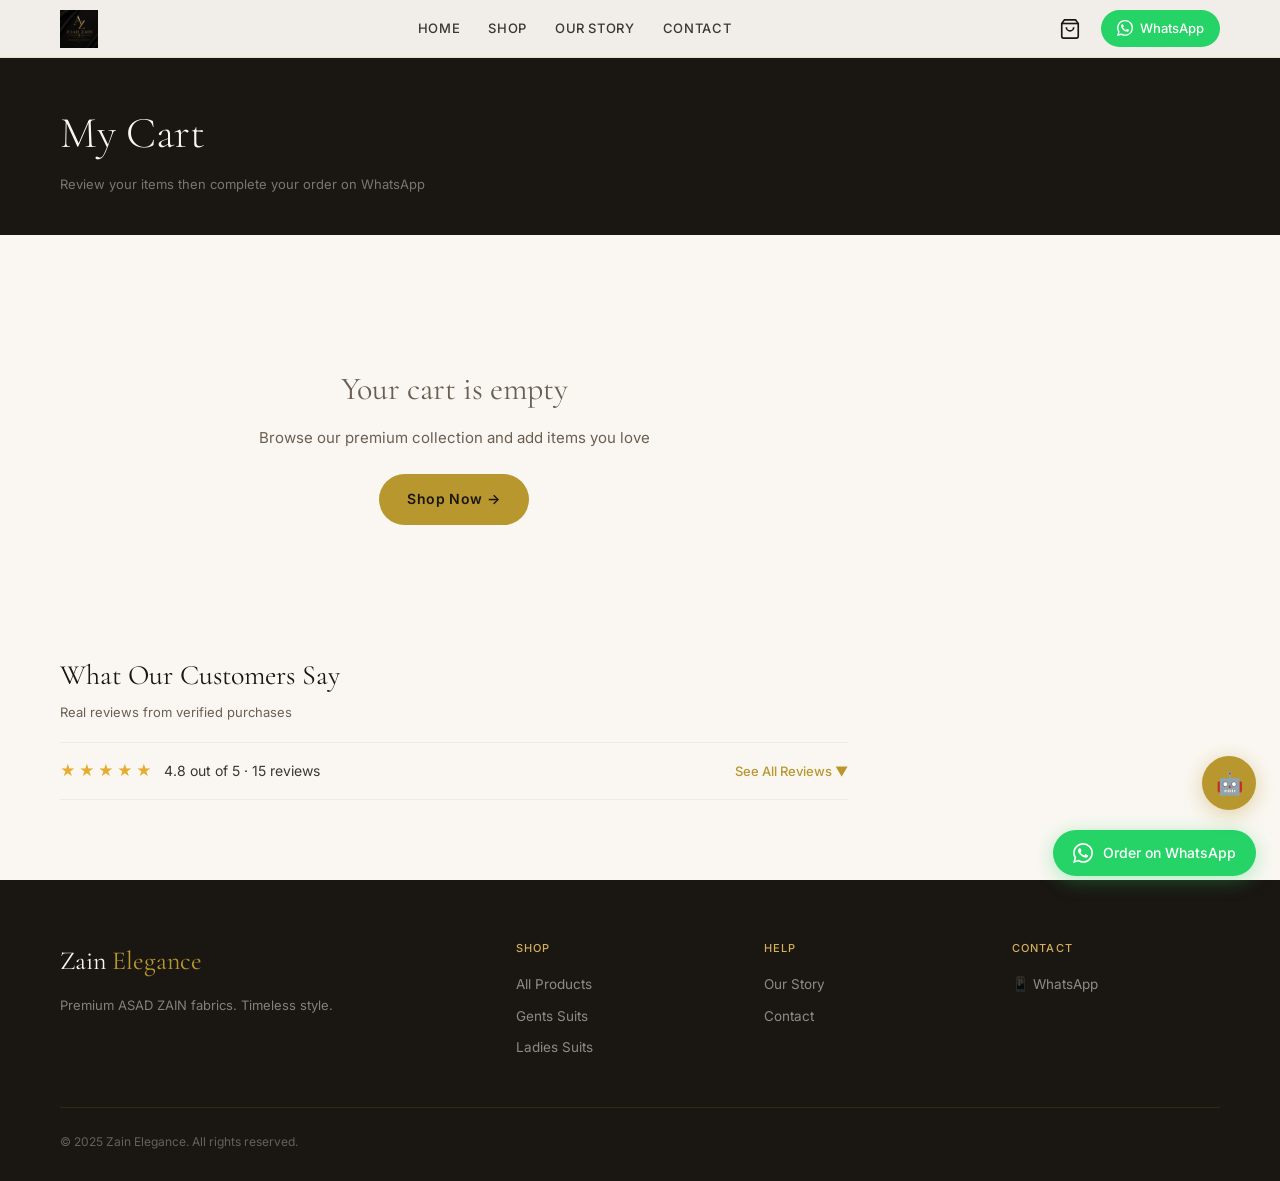
<file: cart.html>
<!DOCTYPE html>
<html lang="en">
<head>
  <meta charset="UTF-8">
  <meta name="viewport" content="width=device-width, initial-scale=1.0">
  <title>My Cart — Zain Elegance</title>
  <link rel="stylesheet" href="assets/css/style.css">
  <link rel="icon" href="data:image/svg+xml,<svg xmlns='http://www.w3.org/2000/svg' viewBox='0 0 100 100'><text y='.9em' font-size='90'>🪡</text></svg>">
</head>
<body>

<nav class="nav">
  <div class="nav-inner">
    <a href="index.html" class="nav-logo"><img src="assets/images/logo.jpeg" alt="Zain Elegance" style="height:38px;width:auto;display:block"></a>
    <div class="nav-links">
      <a href="index.html">Home</a><a href="shop.html">Shop</a><a href="about.html">Our Story</a><a href="contact.html">Contact</a>
    </div>
    <div class="nav-actions">
      <a href="cart.html" style="position:relative;display:flex;align-items:center;padding:8px">
        <svg width="22" height="22" fill="none" stroke="currentColor" stroke-width="1.8" viewBox="0 0 24 24"><path d="M6 2L3 6v14a2 2 0 002 2h14a2 2 0 002-2V6l-3-4z"/><line x1="3" y1="6" x2="21" y2="6"/><path d="M16 10a4 4 0 01-8 0"/></svg>
        <span class="cart-count" style="position:absolute;top:2px;right:2px;width:16px;height:16px;background:var(--gold);color:white;border-radius:50%;font-size:10px;font-weight:600;display:none;align-items:center;justify-content:center">0</span>
      </a>
      <a href="https://wa.me/923XXXXXXXXX" target="_blank" class="nav-whatsapp">
        <svg width="16" height="16" viewBox="0 0 24 24" fill="currentColor"><path d="M17.472 14.382c-.297-.149-1.758-.867-2.03-.967-.273-.099-.471-.148-.67.15-.197.297-.767.966-.94 1.164-.173.199-.347.223-.644.075-.297-.15-1.255-.463-2.39-1.475-.883-.788-1.48-1.761-1.653-2.059-.173-.297-.018-.458.13-.606.134-.133.298-.347.446-.52.149-.174.198-.298.298-.497.099-.198.05-.371-.025-.52-.075-.149-.669-1.612-.916-2.207-.242-.579-.487-.5-.669-.51-.173-.008-.371-.01-.57-.01-.198 0-.52.074-.792.372-.272.297-1.04 1.016-1.04 2.479 0 1.462 1.065 2.875 1.213 3.074.149.198 2.096 3.2 5.077 4.487.709.306 1.262.489 1.694.625.712.227 1.36.195 1.871.118.571-.085 1.758-.719 2.006-1.413.248-.694.248-1.289.173-1.413-.074-.124-.272-.198-.57-.347m-5.421 7.403h-.004a9.87 9.87 0 01-5.031-1.378l-.361-.214-3.741.982.998-3.648-.235-.374a9.86 9.86 0 01-1.51-5.26c.001-5.45 4.436-9.884 9.888-9.884 2.64 0 5.122 1.03 6.988 2.898a9.825 9.825 0 012.893 6.994c-.003 5.45-4.437 9.884-9.885 9.884m8.413-18.297A11.815 11.815 0 0012.05 0C5.495 0 .16 5.335.157 11.892c0 2.096.547 4.142 1.588 5.945L.057 24l6.305-1.654a11.882 11.882 0 005.683 1.448h.005c6.554 0 11.89-5.335 11.893-11.893A11.821 11.821 0 0020.885 3.488"/></svg>
        <span>WhatsApp</span>
      </a>
      <button class="nav-hamburger" id="nav-hamburger"><span></span><span></span><span></span></button>
    </div>
  </div>
</nav>
<div class="mobile-menu" id="mobile-menu">
  <a href="index.html">Home</a><a href="shop.html">Shop</a><a href="about.html">Our Story</a><a href="contact.html">Contact</a>
  <a href="https://wa.me/923XXXXXXXXX" target="_blank" style="color:#25D366">📱 WhatsApp Order</a>
</div>

<!-- HEADER -->
<div style="padding-top:var(--nav-h);background:var(--ink);padding-bottom:40px">
  <div class="container" style="padding-top:40px">
    <h1 style="font-family:var(--font-display);font-size:clamp(28px,4vw,44px);font-weight:300;color:var(--cream)">My Cart</h1>
    <p style="font-size:13px;color:rgba(240,234,224,.45);margin-top:6px">Review your items then complete your order on WhatsApp</p>
  </div>
</div>

<!-- CART BODY -->
<section style="padding:48px 0 80px">
  <div class="container">
    <div style="display:grid;grid-template-columns:1fr 340px;gap:32px;align-items:start" class="cart-layout">
      <!-- Items -->
      <div>
        <div id="cart-items">
          <div style="text-align:center;padding:60px;color:var(--warm-mid)">Loading cart...</div>
        </div>

        <!-- Reviews section on cart page -->
        <div style="margin-top:48px">
          <h3 style="font-family:var(--font-display);font-size:28px;font-weight:400;color:var(--ink);margin-bottom:4px">What Our Customers Say</h3>
          <p style="font-size:13px;color:var(--warm-mid);margin-bottom:20px">Real reviews from verified purchases</p>

          <div class="reviews-trigger">
            <div class="stars" id="summary-stars">
              <span class="star">★</span><span class="star">★</span><span class="star">★</span><span class="star">★</span><span class="star">★</span>
            </div>
            <div class="review-summary" id="review-summary-text">4.8 out of 5 · 15 reviews</div>
            <div class="reviews-toggle">See All Reviews ▼</div>
          </div>

          <div class="reviews-section" id="reviews-section">
            <div id="reviews-list"></div>

            <!-- Add Review Form -->
            <div class="add-review-form">
              <h4>Share Your Experience</h4>
              <div id="review-success" style="display:none;padding:12px;background:#d4edda;border-radius:var(--radius);color:#155724;font-size:13px;margin-bottom:16px">✓ Thank you! Your review has been added.</div>
              <form id="review-form">
                <div style="display:grid;grid-template-columns:1fr 1fr;gap:12px">
                  <div class="form-group">
                    <label>Your Name</label>
                    <input type="text" id="review-name" placeholder="Muhammad Ali">
                  </div>
                  <div class="form-group">
                    <label>Your City</label>
                    <input type="text" id="review-city" placeholder="Lahore">
                  </div>
                </div>
                <div class="form-group">
                  <label>Product Bought</label>
                  <input type="text" id="review-product" placeholder="e.g. Royal Navy Gents Suit">
                </div>
                <div class="form-group">
                  <label>Your Rating</label>
                  <div class="star-select">
                    <span>★</span><span>★</span><span>★</span><span>★</span><span>★</span>
                  </div>
                </div>
                <div class="form-group">
                  <label>Your Review</label>
                  <textarea id="review-text-input" rows="3" placeholder="Tell others what you loved about your purchase..."></textarea>
                </div>
                <button type="submit" class="btn-submit">Submit Review</button>
              </form>
            </div>
          </div>
        </div>
      </div>

      <!-- Summary -->
      <div id="cart-summary" style="display:none;position:sticky;top:calc(var(--nav-h) + 20px)"></div>
    </div>
  </div>
</section>

<style>
@media(max-width:800px){.cart-layout{grid-template-columns:1fr!important}}
</style>

<footer class="footer">
  <div class="container">
    <div class="footer-grid">
      <div class="footer-brand"><div class="footer-logo">Zain <span>Elegance</span></div><div class="footer-tagline">Premium ASAD ZAIN fabrics. Timeless style.</div></div>
      <div><div class="footer-col-title">Shop</div><div class="footer-links"><a href="shop.html">All Products</a><a href="shop.html?cat=gents-suits">Gents Suits</a><a href="shop.html?cat=ladies-suits">Ladies Suits</a></div></div>
      <div><div class="footer-col-title">Help</div><div class="footer-links"><a href="about.html">Our Story</a><a href="contact.html">Contact</a></div></div>
      <div><div class="footer-col-title">Contact</div><div class="footer-links"><a href="https://wa.me/923XXXXXXXXX" target="_blank">📱 WhatsApp</a></div></div>
    </div>
    <div class="footer-bottom"><div class="footer-copy">© 2025 Zain Elegance. All rights reserved.</div></div>
  </div>
</footer>

<a id="wa-float" href="https://wa.me/923XXXXXXXXX" target="_blank" class="wa-float">
  <svg width="20" height="20" viewBox="0 0 24 24" fill="currentColor"><path d="M17.472 14.382c-.297-.149-1.758-.867-2.03-.967-.273-.099-.471-.148-.67.15-.197.297-.767.966-.94 1.164-.173.199-.347.223-.644.075-.297-.15-1.255-.463-2.39-1.475-.883-.788-1.48-1.761-1.653-2.059-.173-.297-.018-.458.13-.606.134-.133.298-.347.446-.52.149-.174.198-.298.298-.497.099-.198.05-.371-.025-.52-.075-.149-.669-1.612-.916-2.207-.242-.579-.487-.5-.669-.51-.173-.008-.371-.01-.57-.01-.198 0-.52.074-.792.372-.272.297-1.04 1.016-1.04 2.479 0 1.462 1.065 2.875 1.213 3.074.149.198 2.096 3.2 5.077 4.487.709.306 1.262.489 1.694.625.712.227 1.36.195 1.871.118.571-.085 1.758-.719 2.006-1.413.248-.694.248-1.289.173-1.413-.074-.124-.272-.198-.57-.347m-5.421 7.403h-.004a9.87 9.87 0 01-5.031-1.378l-.361-.214-3.741.982.998-3.648-.235-.374a9.86 9.86 0 01-1.51-5.26c.001-5.45 4.436-9.884 9.888-9.884 2.64 0 5.122 1.03 6.988 2.898a9.825 9.825 0 012.893 6.994c-.003 5.45-4.437 9.884-9.885 9.884m8.413-18.297A11.815 11.815 0 0012.05 0C5.495 0 .16 5.335.157 11.892c0 2.096.547 4.142 1.588 5.945L.057 24l6.305-1.654a11.882 11.882 0 005.683 1.448h.005c6.554 0 11.89-5.335 11.893-11.893A11.821 11.821 0 0020.885 3.488"/></svg>
  Order on WhatsApp
</a>
<button class="chat-btn" id="chat-btn">🤖</button>
<div class="chat-window" id="chat-window">
  <div class="chat-header"><div class="chat-avatar">✨</div><div class="chat-header-text"><div class="chat-header-name">Zain Assistant</div><div class="chat-header-status">● Online</div></div><div class="chat-close" id="chat-close">✕</div></div>
  <div class="chat-messages" id="chat-messages"></div>
  <div class="chat-input-row"><input class="chat-input" id="chat-input" placeholder="Ask anything..." type="text"><button class="chat-send" id="chat-send">➤</button></div>
</div>

<script src="assets/js/products.js"></script>
<script src="assets/js/cart.js"></script>
<script src="assets/js/reviews.js"></script>
<script src="assets/js/ai-chat.js"></script>
</body>
</html>
</file>
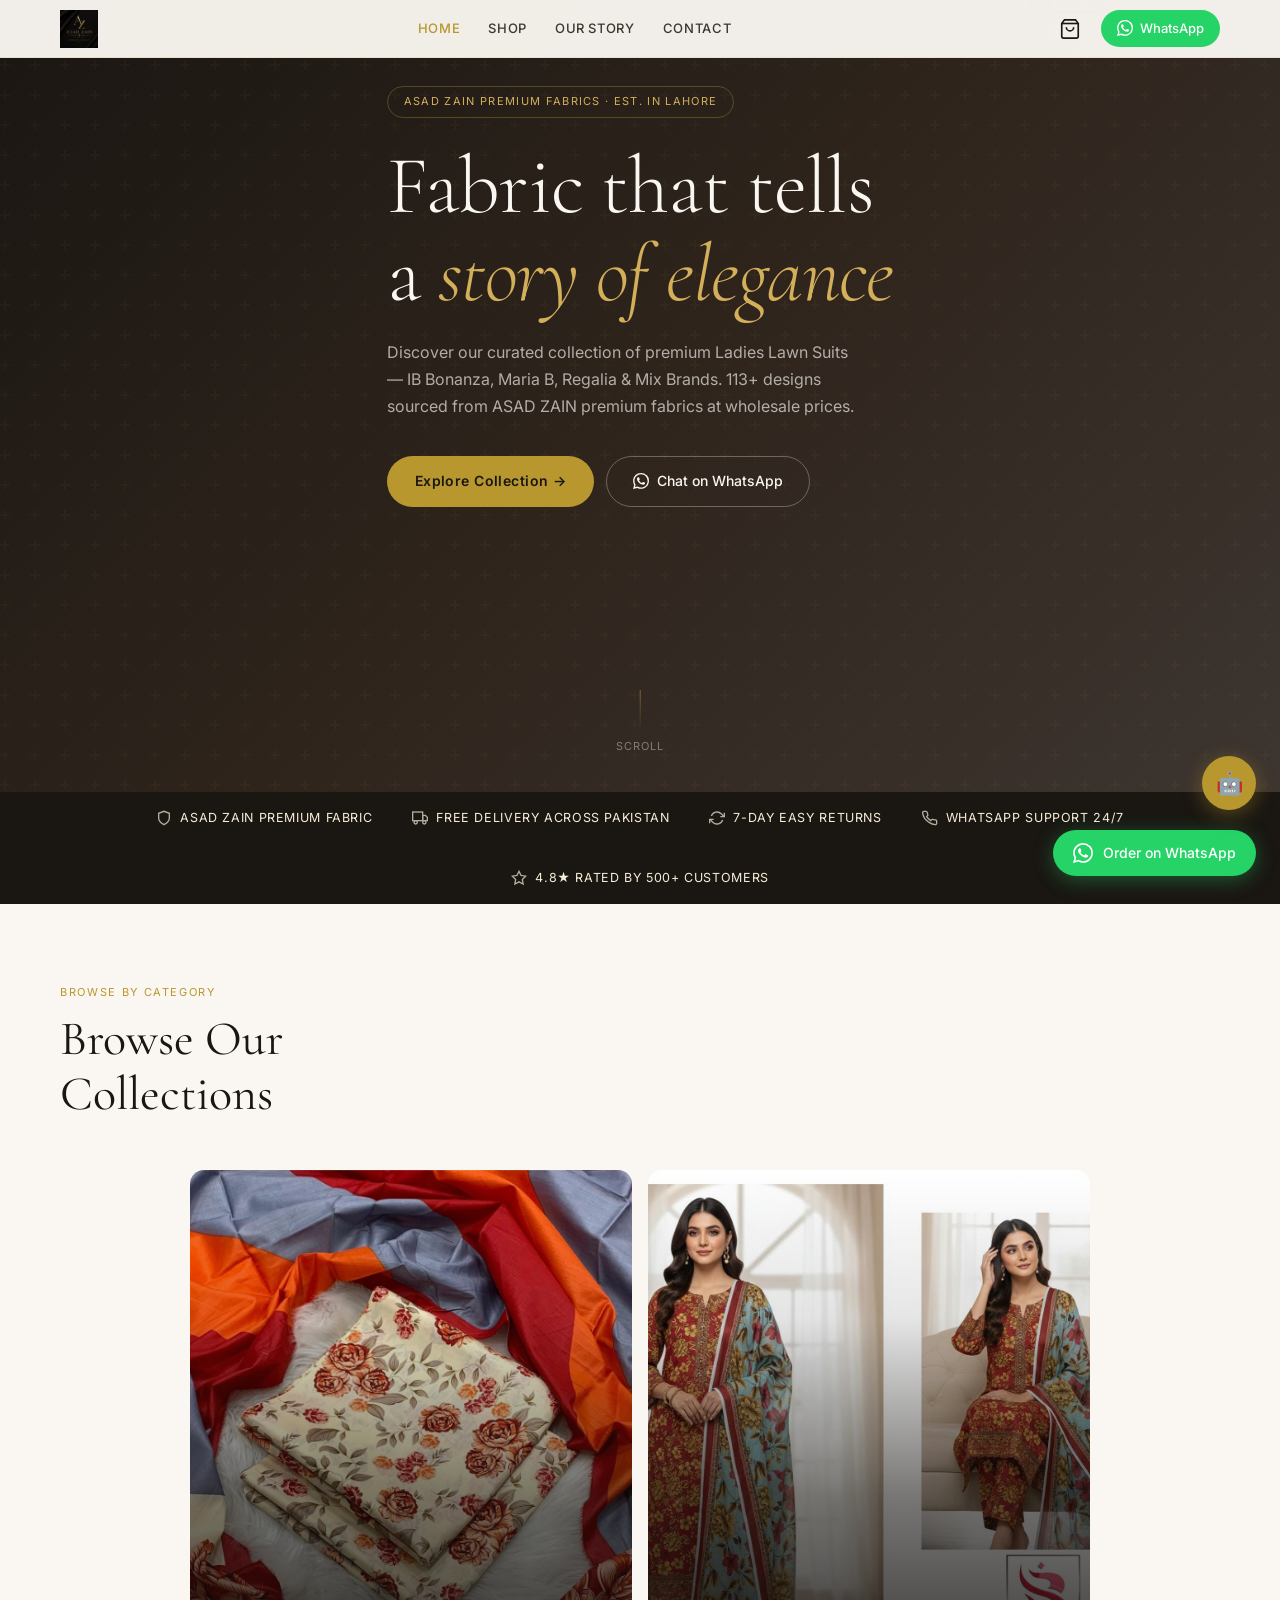
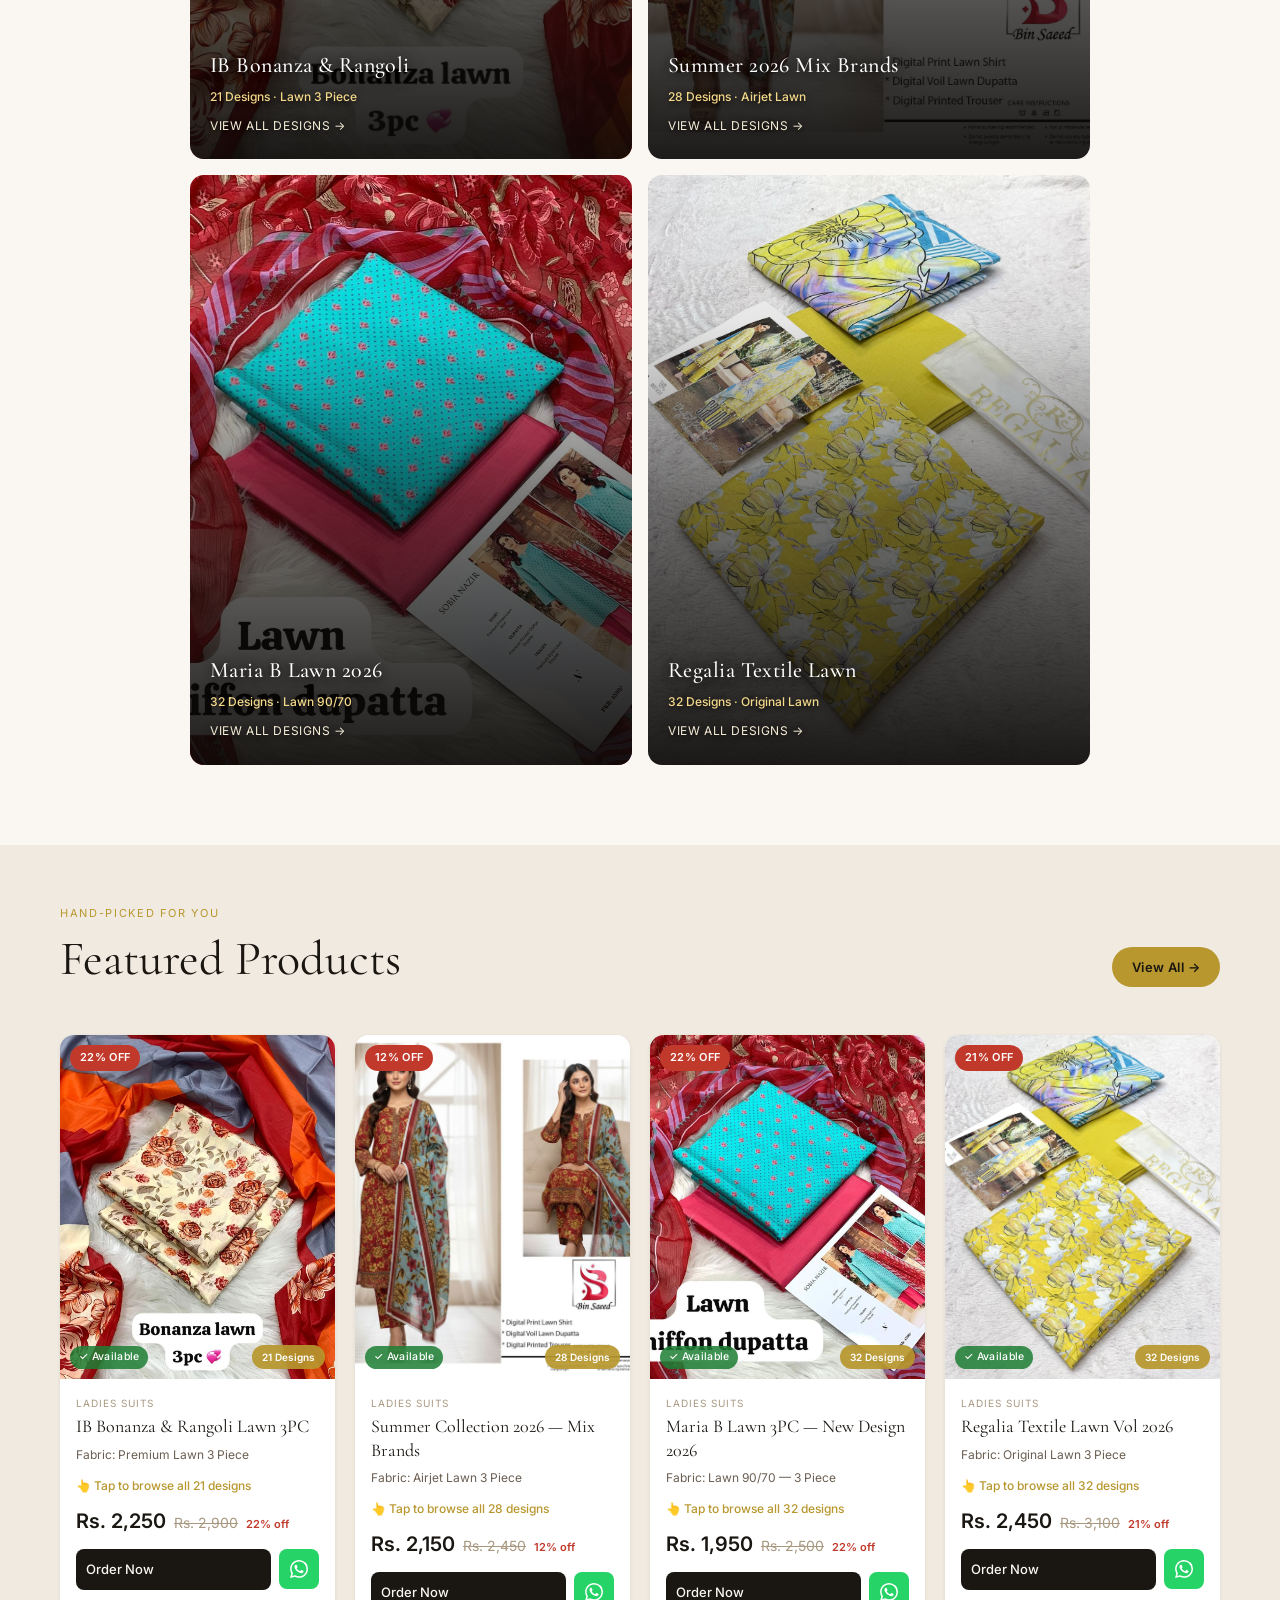
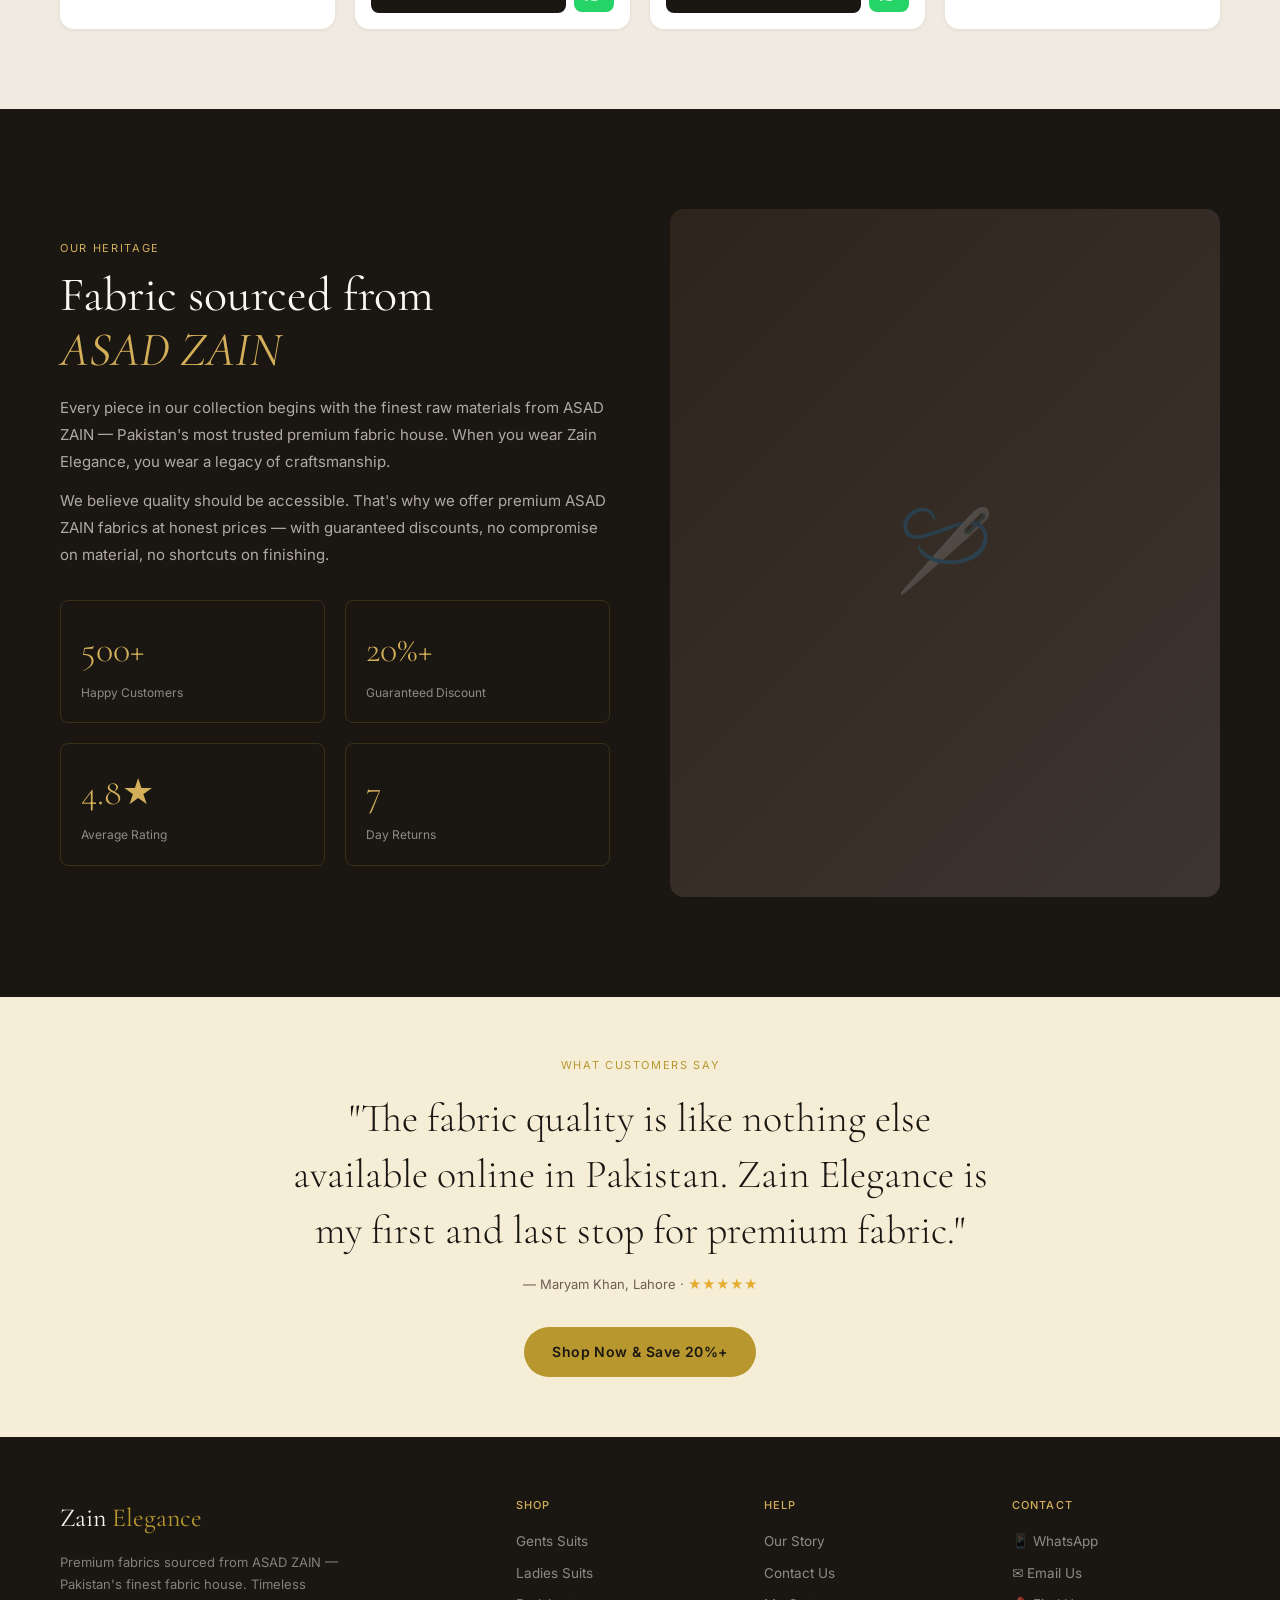
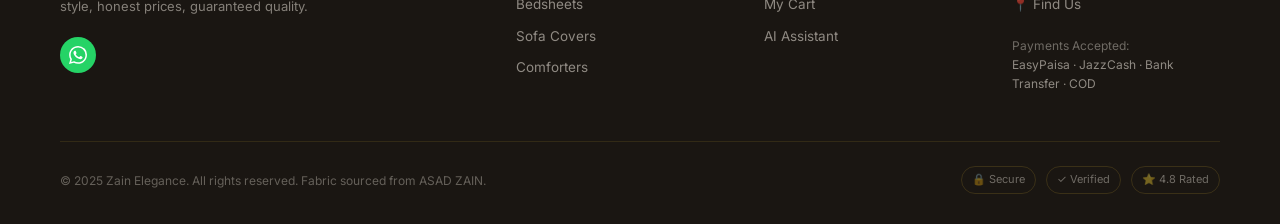
<file: collection.html>
<!DOCTYPE html>
<html lang="en">
<head>
  <meta charset="UTF-8">
  <meta name="viewport" content="width=device-width, initial-scale=1.0">
  <title>Collection — Zain Elegance</title>
  <meta name="description" content="Browse all designs in this collection from Zain Elegance.">
  <link rel="stylesheet" href="assets/css/style.css">
  <link rel="icon" href="data:image/svg+xml,<svg xmlns='http://www.w3.org/2000/svg' viewBox='0 0 100 100'><text y='.9em' font-size='90'>🪡</text></svg>">
  <style>
    .coll-hero {
      padding-top: var(--nav-h);
      background: var(--ink);
      padding-bottom: 36px;
    }
    .coll-hero-inner {
      max-width: 1200px; margin: 0 auto; padding: 36px 20px 0;
      display: flex; align-items: flex-end; justify-content: space-between;
      flex-wrap: wrap; gap: 16px;
    }
    .coll-title {
      font-family: var(--font-display);
      font-size: clamp(28px,5vw,52px);
      font-weight: 300; color: var(--cream); line-height: 1.1;
    }
    .coll-meta { font-size: 13px; color: rgba(240,234,224,.5); margin-top: 6px; }
    .coll-price-tag {
      background: var(--gold); color: var(--ink);
      padding: 10px 22px; border-radius: 32px;
      font-size: 15px; font-weight: 600;
      white-space: nowrap;
    }

    /* Design grid */
    .designs-grid {
      display: grid;
      grid-template-columns: repeat(auto-fill, minmax(220px, 1fr));
      gap: 14px;
      padding: 40px 0 80px;
    }
    .design-card {
      border-radius: var(--radius-lg);
      overflow: hidden;
      background: var(--white);
      box-shadow: var(--shadow-sm);
      cursor: pointer;
      transition: transform .25s, box-shadow .25s;
      position: relative;
    }
    .design-card:hover { transform: translateY(-4px); box-shadow: var(--shadow-md); }
    .design-card img {
      width: 100%; aspect-ratio: 3/4;
      object-fit: cover; display: block;
      transition: transform .4s ease;
    }
    .design-card:hover img { transform: scale(1.04); }
    .design-num {
      position: absolute; top: 10px; left: 10px;
      background: rgba(26,22,18,.7); color: white;
      font-size: 11px; font-weight: 500;
      padding: 3px 9px; border-radius: 20px;
    }
    .design-order-btn {
      display: flex; align-items: center; justify-content: center; gap: 8px;
      padding: 12px; background: #25D366; color: white;
      font-size: 13px; font-weight: 500;
      transition: opacity .2s; text-decoration: none;
    }
    .design-order-btn:hover { opacity: .88; }

    /* Lightbox */
    .lightbox {
      display: none; position: fixed; inset: 0; z-index: 2000;
      background: rgba(0,0,0,.93);
      align-items: center; justify-content: center;
      padding: 16px;
    }
    .lightbox.open { display: flex; }
    .lightbox-img {
      max-height: 85vh; max-width: 90vw;
      border-radius: var(--radius); object-fit: contain;
    }
    .lightbox-close {
      position: absolute; top: 16px; right: 20px;
      color: white; font-size: 28px; cursor: pointer;
      background: rgba(255,255,255,.1); border: none;
      width: 40px; height: 40px; border-radius: 50%;
      display: flex; align-items: center; justify-content: center;
      transition: background .2s;
    }
    .lightbox-close:hover { background: rgba(255,255,255,.25); }
    .lightbox-prev, .lightbox-next {
      position: absolute; top: 50%; transform: translateY(-50%);
      background: rgba(255,255,255,.12); border: none; color: white;
      font-size: 26px; cursor: pointer;
      width: 48px; height: 48px; border-radius: 50%;
      display: flex; align-items: center; justify-content: center;
      transition: background .2s;
    }
    .lightbox-prev:hover, .lightbox-next:hover { background: rgba(255,255,255,.25); }
    .lightbox-prev { left: 16px; }
    .lightbox-next { right: 16px; }
    .lightbox-counter {
      position: absolute; bottom: 20px; left: 50%; transform: translateX(-50%);
      color: rgba(255,255,255,.6); font-size: 13px;
    }
    .lightbox-wa {
      position: absolute; bottom: 20px; right: 20px;
      display: flex; align-items: center; gap: 8px;
      background: #25D366; color: white;
      padding: 10px 18px; border-radius: 24px;
      font-size: 13px; font-weight: 500; text-decoration: none;
      transition: opacity .2s;
    }
    .lightbox-wa:hover { opacity: .88; }

    @media (max-width: 480px) {
      .designs-grid { grid-template-columns: repeat(2, 1fr); gap: 10px; }
    }
  </style>
</head>
<body>

<!-- NAV -->
<nav class="nav">
  <div class="nav-inner">
    <a href="index.html" class="nav-logo">
      <img src="assets/images/logo.jpeg" alt="Zain Elegance" style="height:38px;width:auto;display:block">
    </a>
    <div class="nav-links">
      <a href="index.html">Home</a>
      <a href="shop.html" class="active">Shop</a>
      <a href="about.html">Our Story</a>
      <a href="contact.html">Contact</a>
    </div>
    <div class="nav-actions">
      <a href="cart.html" style="position:relative;display:flex;align-items:center;padding:8px">
        <svg width="22" height="22" fill="none" stroke="currentColor" stroke-width="1.8" viewBox="0 0 24 24"><path d="M6 2L3 6v14a2 2 0 002 2h14a2 2 0 002-2V6l-3-4z"/><line x1="3" y1="6" x2="21" y2="6"/><path d="M16 10a4 4 0 01-8 0"/></svg>
        <span class="cart-count" style="position:absolute;top:2px;right:2px;width:16px;height:16px;background:var(--gold);color:white;border-radius:50%;font-size:10px;font-weight:600;display:none;align-items:center;justify-content:center">0</span>
      </a>
      <a href="https://wa.me/923076064194" target="_blank" class="nav-whatsapp">
        <svg width="16" height="16" viewBox="0 0 24 24" fill="currentColor"><path d="M17.472 14.382c-.297-.149-1.758-.867-2.03-.967-.273-.099-.471-.148-.67.15-.197.297-.767.966-.94 1.164-.173.199-.347.223-.644.075-.297-.15-1.255-.463-2.39-1.475-.883-.788-1.48-1.761-1.653-2.059-.173-.297-.018-.458.13-.606.134-.133.298-.347.446-.52.149-.174.198-.298.298-.497.099-.198.05-.371-.025-.52-.075-.149-.669-1.612-.916-2.207-.242-.579-.487-.5-.669-.51-.173-.008-.371-.01-.57-.01-.198 0-.52.074-.792.372-.272.297-1.04 1.016-1.04 2.479 0 1.462 1.065 2.875 1.213 3.074.149.198 2.096 3.2 5.077 4.487.709.306 1.262.489 1.694.625.712.227 1.36.195 1.871.118.571-.085 1.758-.719 2.006-1.413.248-.694.248-1.289.173-1.413-.074-.124-.272-.198-.57-.347m-5.421 7.403h-.004a9.87 9.87 0 01-5.031-1.378l-.361-.214-3.741.982.998-3.648-.235-.374a9.86 9.86 0 01-1.51-5.26c.001-5.45 4.436-9.884 9.888-9.884 2.64 0 5.122 1.03 6.988 2.898a9.825 9.825 0 012.893 6.994c-.003 5.45-4.437 9.884-9.885 9.884m8.413-18.297A11.815 11.815 0 0012.05 0C5.495 0 .16 5.335.157 11.892c0 2.096.547 4.142 1.588 5.945L.057 24l6.305-1.654a11.882 11.882 0 005.683 1.448h.005c6.554 0 11.89-5.335 11.893-11.893A11.821 11.821 0 0020.885 3.488"/></svg>
        <span>WhatsApp</span>
      </a>
      <button class="nav-hamburger" id="nav-hamburger"><span></span><span></span><span></span></button>
    </div>
  </div>
</nav>
<div class="mobile-menu" id="mobile-menu">
  <a href="index.html">Home</a>
  <a href="shop.html">Shop</a>
  <a href="about.html">Our Story</a>
  <a href="contact.html">Contact</a>
  <a href="https://wa.me/923076064194" target="_blank" style="color:#25D366">📱 WhatsApp Order</a>
</div>

<!-- COLLECTION HERO -->
<div class="coll-hero">
  <div class="coll-hero-inner">
    <div>
      <div style="font-size:11px;letter-spacing:.12em;text-transform:uppercase;color:var(--gold-light);margin-bottom:8px">
        ← <a href="index.html" style="color:var(--gold-light);text-decoration:none">Back to Collections</a>
      </div>
      <div class="coll-title" id="coll-title">Loading...</div>
      <div class="coll-meta" id="coll-meta"></div>
    </div>
    <div class="coll-price-tag" id="coll-price">Rs. —</div>
  </div>
</div>

<!-- DESIGNS GRID -->
<section style="padding:0 0 60px">
  <div class="container">

    <!-- Info strip -->
    <div style="display:flex;align-items:center;justify-content:space-between;padding:20px 0;border-bottom:1px solid var(--cream-deep);margin-bottom:8px;flex-wrap:wrap;gap:10px">
      <div style="font-size:13px;color:var(--warm-mid)" id="design-count">Loading designs...</div>
      <a id="order-all-btn" href="#" target="_blank"
         style="display:flex;align-items:center;gap:8px;padding:10px 20px;background:#25D366;color:white;border-radius:24px;font-size:13px;font-weight:500;text-decoration:none">
        <svg width="16" height="16" viewBox="0 0 24 24" fill="currentColor"><path d="M17.472 14.382c-.297-.149-1.758-.867-2.03-.967-.273-.099-.471-.148-.67.15-.197.297-.767.966-.94 1.164-.173.199-.347.223-.644.075-.297-.15-1.255-.463-2.39-1.475-.883-.788-1.48-1.761-1.653-2.059-.173-.297-.018-.458.13-.606.134-.133.298-.347.446-.52.149-.174.198-.298.298-.497.099-.198.05-.371-.025-.52-.075-.149-.669-1.612-.916-2.207-.242-.579-.487-.5-.669-.51-.173-.008-.371-.01-.57-.01-.198 0-.52.074-.792.372-.272.297-1.04 1.016-1.04 2.479 0 1.462 1.065 2.875 1.213 3.074.149.198 2.096 3.2 5.077 4.487.709.306 1.262.489 1.694.625.712.227 1.36.195 1.871.118.571-.085 1.758-.719 2.006-1.413.248-.694.248-1.289.173-1.413-.074-.124-.272-.198-.57-.347m-5.421 7.403h-.004a9.87 9.87 0 01-5.031-1.378l-.361-.214-3.741.982.998-3.648-.235-.374a9.86 9.86 0 01-1.51-5.26c.001-5.45 4.436-9.884 9.888-9.884 2.64 0 5.122 1.03 6.988 2.898a9.825 9.825 0 012.893 6.994c-.003 5.45-4.437 9.884-9.885 9.884m8.413-18.297A11.815 11.815 0 0012.05 0C5.495 0 .16 5.335.157 11.892c0 2.096.547 4.142 1.588 5.945L.057 24l6.305-1.654a11.882 11.882 0 005.683 1.448h.005c6.554 0 11.89-5.335 11.893-11.893A11.821 11.821 0 0020.885 3.488"/></svg>
        Order This Collection
      </a>
    </div>

    <div class="designs-grid" id="designs-grid">
      <div style="grid-column:1/-1;text-align:center;padding:60px;color:var(--warm-mid)">Loading designs...</div>
    </div>
  </div>
</section>

<!-- LIGHTBOX -->
<div class="lightbox" id="lightbox">
  <button class="lightbox-close" id="lb-close">✕</button>
  <button class="lightbox-prev" id="lb-prev">‹</button>
  <img class="lightbox-img" id="lb-img" src="" alt="">
  <button class="lightbox-next" id="lb-next">›</button>
  <div class="lightbox-counter" id="lb-counter"></div>
  <a class="lightbox-wa" id="lb-wa" href="#" target="_blank">
    <svg width="16" height="16" viewBox="0 0 24 24" fill="currentColor"><path d="M17.472 14.382c-.297-.149-1.758-.867-2.03-.967-.273-.099-.471-.148-.67.15-.197.297-.767.966-.94 1.164-.173.199-.347.223-.644.075-.297-.15-1.255-.463-2.39-1.475-.883-.788-1.48-1.761-1.653-2.059-.173-.297-.018-.458.13-.606.134-.133.298-.347.446-.52.149-.174.198-.298.298-.497.099-.198.05-.371-.025-.52-.075-.149-.669-1.612-.916-2.207-.242-.579-.487-.5-.669-.51-.173-.008-.371-.01-.57-.01-.198 0-.52.074-.792.372-.272.297-1.04 1.016-1.04 2.479 0 1.462 1.065 2.875 1.213 3.074.149.198 2.096 3.2 5.077 4.487.709.306 1.262.489 1.694.625.712.227 1.36.195 1.871.118.571-.085 1.758-.719 2.006-1.413.248-.694.248-1.289.173-1.413-.074-.124-.272-.198-.57-.347m-5.421 7.403h-.004a9.87 9.87 0 01-5.031-1.378l-.361-.214-3.741.982.998-3.648-.235-.374a9.86 9.86 0 01-1.51-5.26c.001-5.45 4.436-9.884 9.888-9.884 2.64 0 5.122 1.03 6.988 2.898a9.825 9.825 0 012.893 6.994c-.003 5.45-4.437 9.884-9.885 9.884m8.413-18.297A11.815 11.815 0 0012.05 0C5.495 0 .16 5.335.157 11.892c0 2.096.547 4.142 1.588 5.945L.057 24l6.305-1.654a11.882 11.882 0 005.683 1.448h.005c6.554 0 11.89-5.335 11.893-11.893A11.821 11.821 0 0020.885 3.488"/></svg>
    Order Design #<span id="lb-design-num">1</span>
  </a>
</div>

<!-- FOOTER -->
<footer class="footer">
  <div class="container">
    <div class="footer-grid">
      <div class="footer-brand">
        <div class="footer-logo">Zain <span>Elegance</span></div>
        <div class="footer-tagline">Premium Ladies Lawn Suits. ASAD ZAIN fabrics. Wholesale prices.</div>
      </div>
      <div><div class="footer-col-title">Collections</div><div class="footer-links">
        <a href="collection.html?id=lad-001">IB Bonanza & Rangoli</a>
        <a href="collection.html?id=la-001">Summer 2026</a>
        <a href="collection.html?id=l-001">Maria B</a>
        <a href="collection.html?id=lady-001">Regalia</a>
      </div></div>
      <div><div class="footer-col-title">Help</div><div class="footer-links">
        <a href="about.html">Our Story</a>
        <a href="contact.html">Contact</a>
      </div></div>
      <div><div class="footer-col-title">Contact</div><div class="footer-links">
        <a href="https://wa.me/923076064194" target="_blank">📱 WhatsApp</a>
      </div></div>
    </div>
    <div class="footer-bottom">
      <div class="footer-copy">© 2025 Zain Elegance. All rights reserved.</div>
    </div>
  </div>
</footer>

<!-- FLOAT BUTTONS -->
<a id="wa-float" href="https://wa.me/923076064194" target="_blank" class="wa-float">
  <svg width="20" height="20" viewBox="0 0 24 24" fill="currentColor"><path d="M17.472 14.382c-.297-.149-1.758-.867-2.03-.967-.273-.099-.471-.148-.67.15-.197.297-.767.966-.94 1.164-.173.199-.347.223-.644.075-.297-.15-1.255-.463-2.39-1.475-.883-.788-1.48-1.761-1.653-2.059-.173-.297-.018-.458.13-.606.134-.133.298-.347.446-.52.149-.174.198-.298.298-.497.099-.198.05-.371-.025-.52-.075-.149-.669-1.612-.916-2.207-.242-.579-.487-.5-.669-.51-.173-.008-.371-.01-.57-.01-.198 0-.52.074-.792.372-.272.297-1.04 1.016-1.04 2.479 0 1.462 1.065 2.875 1.213 3.074.149.198 2.096 3.2 5.077 4.487.709.306 1.262.489 1.694.625.712.227 1.36.195 1.871.118.571-.085 1.758-.719 2.006-1.413.248-.694.248-1.289.173-1.413-.074-.124-.272-.198-.57-.347m-5.421 7.403h-.004a9.87 9.87 0 01-5.031-1.378l-.361-.214-3.741.982.998-3.648-.235-.374a9.86 9.86 0 01-1.51-5.26c.001-5.45 4.436-9.884 9.888-9.884 2.64 0 5.122 1.03 6.988 2.898a9.825 9.825 0 012.893 6.994c-.003 5.45-4.437 9.884-9.885 9.884m8.413-18.297A11.815 11.815 0 0012.05 0C5.495 0 .16 5.335.157 11.892c0 2.096.547 4.142 1.588 5.945L.057 24l6.305-1.654a11.882 11.882 0 005.683 1.448h.005c6.554 0 11.89-5.335 11.893-11.893A11.821 11.821 0 0020.885 3.488"/></svg>
  Order on WhatsApp
</a>

<script src="assets/js/cart.js"></script>
<script src="assets/js/ai-chat.js"></script>
<script>
const WA = "923076064194";
let currentProduct = null;
let lightboxIndex  = 0;

/* ── Read ?id= from URL ── */
async function init() {
  const params = new URLSearchParams(window.location.search);
  const id = params.get("id");
  if (!id) { window.location.href = "index.html"; return; }

  try {
    const res = await fetch("data/products.json");
    const products = await res.json();
    currentProduct = products.find(p => p.id === id);
    if (!currentProduct) { window.location.href = "index.html"; return; }
    renderCollection();
  } catch(e) {
    document.getElementById("designs-grid").innerHTML = `<div style="grid-column:1/-1;text-align:center;padding:60px;color:var(--warm-mid)">Could not load collection.</div>`;
  }
}

/* ── Render the collection page ── */
function renderCollection() {
  const p = currentProduct;
  const images = p.images && p.images.length ? p.images : [p.image];
  const disc = Math.round(((p.originalPrice - p.price) / p.originalPrice) * 100);

  // Update page title
  document.title = p.name + " — Zain Elegance";

  // Hero
  document.getElementById("coll-title").textContent = p.name;
  document.getElementById("coll-meta").textContent = `${images.length} Designs · ${p.fabric} · ${disc}% OFF`;
  document.getElementById("coll-price").textContent = `Rs. ${p.price.toLocaleString()} / piece`;

  // Order all button
  const allMsg = encodeURIComponent(`Assalamu Alaikum! I want to order from:\n\n*${p.name}*\nPrice: Rs. ${p.price.toLocaleString()} per piece\nFabric: ${p.fabric}\n\nPlease share available designs. Shukriya!`);
  document.getElementById("order-all-btn").href = `https://wa.me/${WA}?text=${allMsg}`;
  document.getElementById("design-count").textContent = `${images.length} designs available — tap any to view full size`;

  // Build grid
  const grid = document.getElementById("designs-grid");
  grid.innerHTML = images.map((img, i) => {
    const designMsg = encodeURIComponent(`Assalamu Alaikum! I want to order:\n\n*${p.name}*\nDesign #${i+1}\nPrice: Rs. ${p.price.toLocaleString()}\nFabric: ${p.fabric}\n\nPlease confirm. Shukriya!`);
    const waLink = `https://wa.me/${WA}?text=${designMsg}`;
    return `
      <div class="design-card" onclick="openLightbox(${i})">
        <div style="position:relative;overflow:hidden">
          <span class="design-num">Design #${i+1}</span>
          <img src="${img}" alt="Design ${i+1}"
            data-base="${img.replace(/\.(jpg|jpeg|png|webp|avif)$/i,'')}"
            data-formats='["jpeg","jpg","png","webp"]'
            data-fmt-index="0"
            onerror="tryFmt(this)"
            loading="lazy">
        </div>
        <a href="${waLink}" target="_blank" class="design-order-btn" onclick="event.stopPropagation()">
          <svg width="16" height="16" viewBox="0 0 24 24" fill="currentColor"><path d="M17.472 14.382c-.297-.149-1.758-.867-2.03-.967-.273-.099-.471-.148-.67.15-.197.297-.767.966-.94 1.164-.173.199-.347.223-.644.075-.297-.15-1.255-.463-2.39-1.475-.883-.788-1.48-1.761-1.653-2.059-.173-.297-.018-.458.13-.606.134-.133.298-.347.446-.52.149-.174.198-.298.298-.497.099-.198.05-.371-.025-.52-.075-.149-.669-1.612-.916-2.207-.242-.579-.487-.5-.669-.51-.173-.008-.371-.01-.57-.01-.198 0-.52.074-.792.372-.272.297-1.04 1.016-1.04 2.479 0 1.462 1.065 2.875 1.213 3.074.149.198 2.096 3.2 5.077 4.487.709.306 1.262.489 1.694.625.712.227 1.36.195 1.871.118.571-.085 1.758-.719 2.006-1.413.248-.694.248-1.289.173-1.413-.074-.124-.272-.198-.57-.347m-5.421 7.403h-.004a9.87 9.87 0 01-5.031-1.378l-.361-.214-3.741.982.998-3.648-.235-.374a9.86 9.86 0 01-1.51-5.26c.001-5.45 4.436-9.884 9.888-9.884 2.64 0 5.122 1.03 6.988 2.898a9.825 9.825 0 012.893 6.994c-.003 5.45-4.437 9.884-9.885 9.884m8.413-18.297A11.815 11.815 0 0012.05 0C5.495 0 .16 5.335.157 11.892c0 2.096.547 4.142 1.588 5.945L.057 24l6.305-1.654a11.882 11.882 0 005.683 1.448h.005c6.554 0 11.89-5.335 11.893-11.893A11.821 11.821 0 0020.885 3.488"/></svg>
          Order Design #${i+1}
        </a>
      </div>`;
  }).join("");
}

/* ── Image fallback ── */
function tryFmt(img) {
  try {
    const fmts = JSON.parse(img.getAttribute("data-formats"));
    let idx = parseInt(img.getAttribute("data-fmt-index")) + 1;
    if (idx < fmts.length) {
      img.setAttribute("data-fmt-index", idx);
      img.src = img.getAttribute("data-base") + "." + fmts[idx];
    } else {
      img.style.display = "none";
    }
  } catch(e) { img.style.display = "none"; }
}

/* ── Lightbox ── */
function openLightbox(idx) {
  const p = currentProduct;
  const images = p.images && p.images.length ? p.images : [p.image];
  lightboxIndex = idx;

  document.getElementById("lightbox").classList.add("open");
  document.body.style.overflow = "hidden";
  updateLightbox(images);
}

function updateLightbox(images) {
  const p = currentProduct;
  const img = images[lightboxIndex];
  document.getElementById("lb-img").src = img;
  document.getElementById("lb-counter").textContent = `${lightboxIndex + 1} / ${images.length}`;
  document.getElementById("lb-design-num").textContent = lightboxIndex + 1;

  const msg = encodeURIComponent(`Assalamu Alaikum! I want to order:\n\n*${p.name}*\nDesign #${lightboxIndex+1}\nPrice: Rs. ${p.price.toLocaleString()}\nFabric: ${p.fabric}\n\nPlease confirm. Shukriya!`);
  document.getElementById("lb-wa").href = `https://wa.me/${WA}?text=${msg}`;
}

function closeLightbox() {
  document.getElementById("lightbox").classList.remove("open");
  document.body.style.overflow = "";
}

/* ── Init lightbox controls ── */
document.addEventListener("DOMContentLoaded", () => {
  init();

  document.getElementById("lb-close").addEventListener("click", closeLightbox);
  document.getElementById("lightbox").addEventListener("click", (e) => {
    if (e.target === document.getElementById("lightbox")) closeLightbox();
  });

  document.getElementById("lb-prev").addEventListener("click", () => {
    const images = currentProduct.images || [currentProduct.image];
    lightboxIndex = (lightboxIndex - 1 + images.length) % images.length;
    updateLightbox(images);
  });

  document.getElementById("lb-next").addEventListener("click", () => {
    const images = currentProduct.images || [currentProduct.image];
    lightboxIndex = (lightboxIndex + 1) % images.length;
    updateLightbox(images);
  });

  // Keyboard navigation
  document.addEventListener("keydown", (e) => {
    const lb = document.getElementById("lightbox");
    if (!lb.classList.contains("open")) return;
    const images = currentProduct.images || [currentProduct.image];
    if (e.key === "ArrowLeft")  { lightboxIndex = (lightboxIndex - 1 + images.length) % images.length; updateLightbox(images); }
    if (e.key === "ArrowRight") { lightboxIndex = (lightboxIndex + 1) % images.length; updateLightbox(images); }
    if (e.key === "Escape") closeLightbox();
  });

  // Nav hamburger
  const ham  = document.getElementById("nav-hamburger");
  const menu = document.getElementById("mobile-menu");
  if (ham && menu) ham.addEventListener("click", () => menu.classList.toggle("open"));
});
</script>
</body>
</html>
</file>
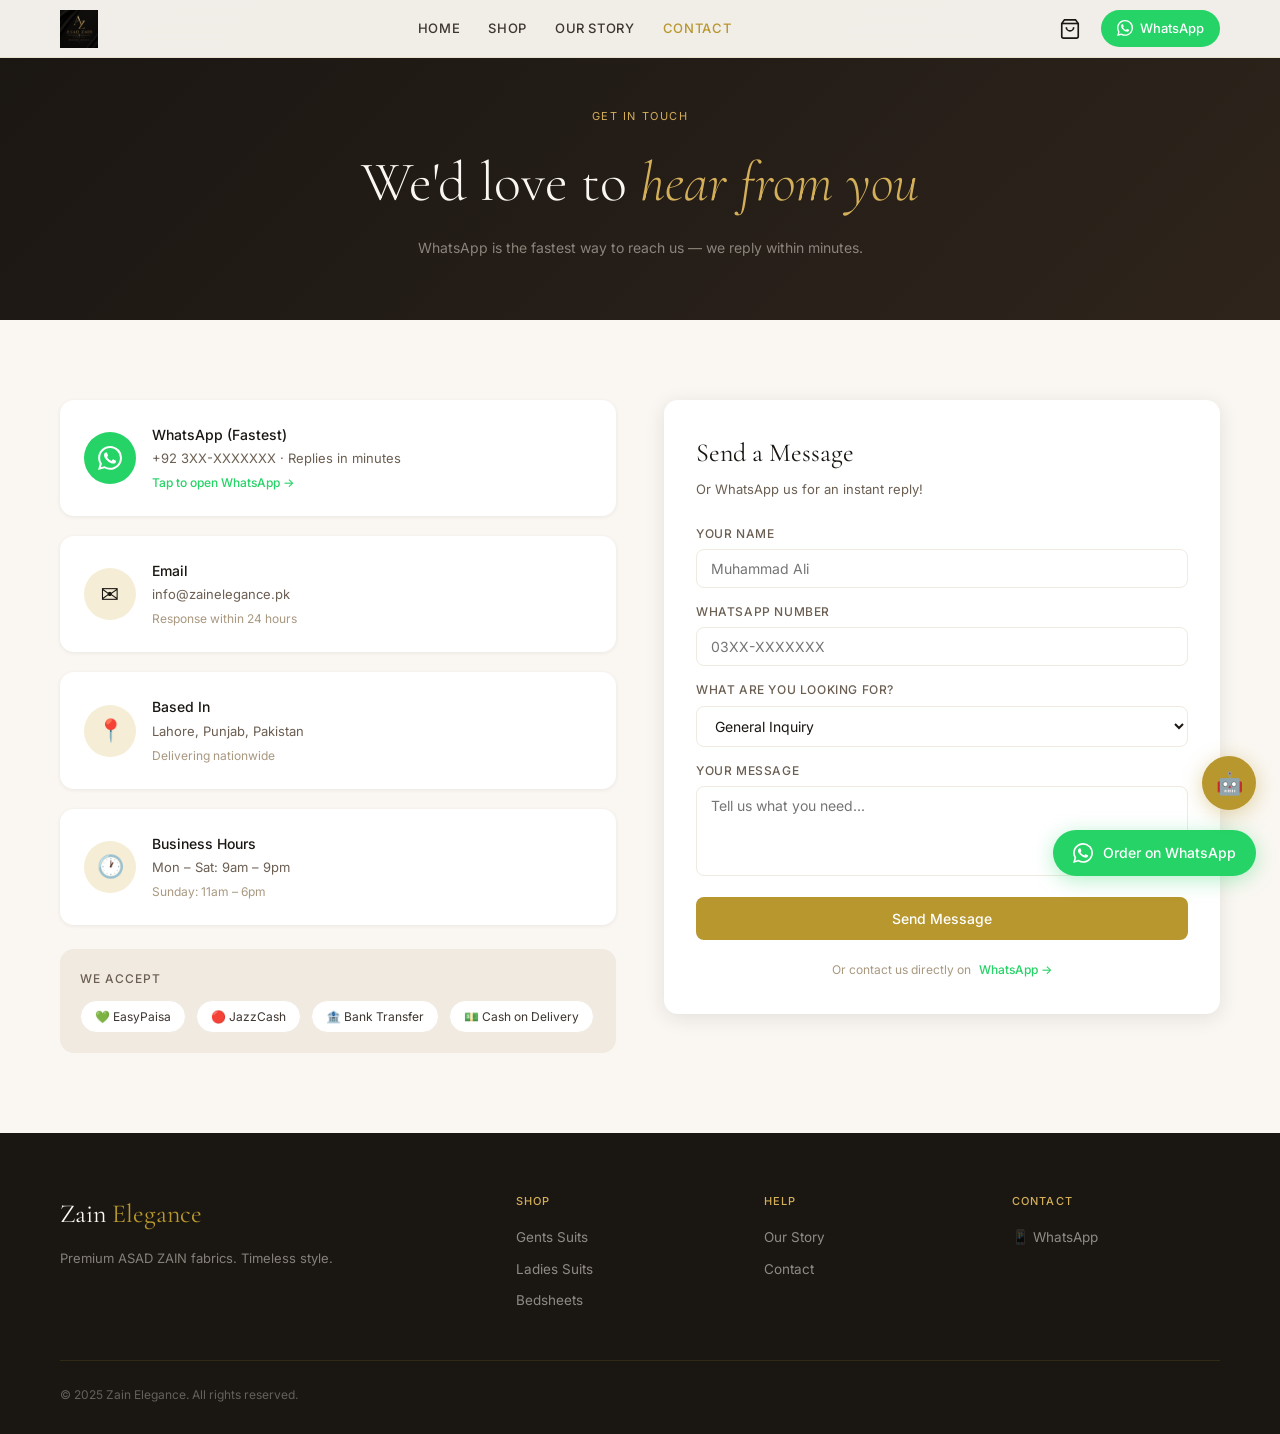
<file: contact.html>
<!DOCTYPE html>
<html lang="en">
<head>
  <meta charset="UTF-8">
  <meta name="viewport" content="width=device-width, initial-scale=1.0">
  <title>Contact — Zain Elegance</title>
  <link rel="stylesheet" href="assets/css/style.css">
  <link rel="icon" href="data:image/svg+xml,<svg xmlns='http://www.w3.org/2000/svg' viewBox='0 0 100 100'><text y='.9em' font-size='90'>🪡</text></svg>">
</head>
<body>

<nav class="nav">
  <div class="nav-inner">
    <a href="index.html" class="nav-logo"><img src="assets/images/logo.jpeg" alt="Zain Elegance" style="height:38px;width:auto;display:block"></a>
    <div class="nav-links">
      <a href="index.html">Home</a><a href="shop.html">Shop</a><a href="about.html">Our Story</a><a href="contact.html" class="active">Contact</a>
    </div>
    <div class="nav-actions">
      <a href="cart.html" style="position:relative;display:flex;align-items:center;padding:8px">
        <svg width="22" height="22" fill="none" stroke="currentColor" stroke-width="1.8" viewBox="0 0 24 24"><path d="M6 2L3 6v14a2 2 0 002 2h14a2 2 0 002-2V6l-3-4z"/><line x1="3" y1="6" x2="21" y2="6"/><path d="M16 10a4 4 0 01-8 0"/></svg>
        <span class="cart-count" style="position:absolute;top:2px;right:2px;width:16px;height:16px;background:var(--gold);color:white;border-radius:50%;font-size:10px;font-weight:600;display:none;align-items:center;justify-content:center">0</span>
      </a>
      <a href="https://wa.me/923XXXXXXXXX" target="_blank" class="nav-whatsapp">
        <svg width="16" height="16" viewBox="0 0 24 24" fill="currentColor"><path d="M17.472 14.382c-.297-.149-1.758-.867-2.03-.967-.273-.099-.471-.148-.67.15-.197.297-.767.966-.94 1.164-.173.199-.347.223-.644.075-.297-.15-1.255-.463-2.39-1.475-.883-.788-1.48-1.761-1.653-2.059-.173-.297-.018-.458.13-.606.134-.133.298-.347.446-.52.149-.174.198-.298.298-.497.099-.198.05-.371-.025-.52-.075-.149-.669-1.612-.916-2.207-.242-.579-.487-.5-.669-.51-.173-.008-.371-.01-.57-.01-.198 0-.52.074-.792.372-.272.297-1.04 1.016-1.04 2.479 0 1.462 1.065 2.875 1.213 3.074.149.198 2.096 3.2 5.077 4.487.709.306 1.262.489 1.694.625.712.227 1.36.195 1.871.118.571-.085 1.758-.719 2.006-1.413.248-.694.248-1.289.173-1.413-.074-.124-.272-.198-.57-.347m-5.421 7.403h-.004a9.87 9.87 0 01-5.031-1.378l-.361-.214-3.741.982.998-3.648-.235-.374a9.86 9.86 0 01-1.51-5.26c.001-5.45 4.436-9.884 9.888-9.884 2.64 0 5.122 1.03 6.988 2.898a9.825 9.825 0 012.893 6.994c-.003 5.45-4.437 9.884-9.885 9.884m8.413-18.297A11.815 11.815 0 0012.05 0C5.495 0 .16 5.335.157 11.892c0 2.096.547 4.142 1.588 5.945L.057 24l6.305-1.654a11.882 11.882 0 005.683 1.448h.005c6.554 0 11.89-5.335 11.893-11.893A11.821 11.821 0 0020.885 3.488"/></svg>
        <span>WhatsApp</span>
      </a>
      <button class="nav-hamburger" id="nav-hamburger"><span></span><span></span><span></span></button>
    </div>
  </div>
</nav>
<div class="mobile-menu" id="mobile-menu">
  <a href="index.html">Home</a><a href="shop.html">Shop</a><a href="about.html">Our Story</a><a href="contact.html">Contact</a>
  <a href="https://wa.me/923XXXXXXXXX" target="_blank" style="color:#25D366">📱 WhatsApp</a>
</div>

<!-- HEADER -->
<div style="padding-top:var(--nav-h);background:linear-gradient(135deg,#1A1612,#2E241C);padding-bottom:60px">
  <div class="container" style="padding-top:50px;text-align:center">
    <div style="font-size:11px;letter-spacing:.14em;text-transform:uppercase;color:var(--gold-light);margin-bottom:12px">Get In Touch</div>
    <h1 style="font-family:var(--font-display);font-size:clamp(32px,5vw,56px);font-weight:300;color:var(--cream)">We'd love to <em style="color:var(--gold-light)">hear from you</em></h1>
    <p style="font-size:14px;color:rgba(240,234,224,.5);margin-top:10px">WhatsApp is the fastest way to reach us — we reply within minutes.</p>
  </div>
</div>

<!-- CONTACT CONTENT -->
<section class="section">
  <div class="container">
    <div style="display:grid;grid-template-columns:1fr 1fr;gap:48px;align-items:start" class="contact-grid">

      <!-- Contact Info -->
      <div>
        <div style="display:flex;flex-direction:column;gap:20px">

          <a href="https://wa.me/923XXXXXXXXX?text=Assalamu%20Alaikum!%20I%20want%20to%20enquire%20about%20your%20products." target="_blank"
             style="display:flex;gap:16px;padding:24px;background:var(--white);border-radius:var(--radius-lg);box-shadow:var(--shadow-sm);align-items:center;transition:box-shadow .2s;text-decoration:none"
             onmouseover="this.style.boxShadow='var(--shadow-md)'" onmouseout="this.style.boxShadow='var(--shadow-sm)'">
            <div style="width:52px;height:52px;border-radius:50%;background:#25D366;display:flex;align-items:center;justify-content:center;flex-shrink:0">
              <svg width="24" height="24" viewBox="0 0 24 24" fill="white"><path d="M17.472 14.382c-.297-.149-1.758-.867-2.03-.967-.273-.099-.471-.148-.67.15-.197.297-.767.966-.94 1.164-.173.199-.347.223-.644.075-.297-.15-1.255-.463-2.39-1.475-.883-.788-1.48-1.761-1.653-2.059-.173-.297-.018-.458.13-.606.134-.133.298-.347.446-.52.149-.174.198-.298.298-.497.099-.198.05-.371-.025-.52-.075-.149-.669-1.612-.916-2.207-.242-.579-.487-.5-.669-.51-.173-.008-.371-.01-.57-.01-.198 0-.52.074-.792.372-.272.297-1.04 1.016-1.04 2.479 0 1.462 1.065 2.875 1.213 3.074.149.198 2.096 3.2 5.077 4.487.709.306 1.262.489 1.694.625.712.227 1.36.195 1.871.118.571-.085 1.758-.719 2.006-1.413.248-.694.248-1.289.173-1.413-.074-.124-.272-.198-.57-.347m-5.421 7.403h-.004a9.87 9.87 0 01-5.031-1.378l-.361-.214-3.741.982.998-3.648-.235-.374a9.86 9.86 0 01-1.51-5.26c.001-5.45 4.436-9.884 9.888-9.884 2.64 0 5.122 1.03 6.988 2.898a9.825 9.825 0 012.893 6.994c-.003 5.45-4.437 9.884-9.885 9.884m8.413-18.297A11.815 11.815 0 0012.05 0C5.495 0 .16 5.335.157 11.892c0 2.096.547 4.142 1.588 5.945L.057 24l6.305-1.654a11.882 11.882 0 005.683 1.448h.005c6.554 0 11.89-5.335 11.893-11.893A11.821 11.821 0 0020.885 3.488"/></svg>
            </div>
            <div>
              <div style="font-size:14px;font-weight:500;color:var(--ink)">WhatsApp (Fastest)</div>
              <div style="font-size:13px;color:var(--warm-mid);margin-top:2px">+92 3XX-XXXXXXX · Replies in minutes</div>
              <div style="font-size:12px;color:#25D366;margin-top:4px;font-weight:500">Tap to open WhatsApp →</div>
            </div>
          </a>

          <div style="display:flex;gap:16px;padding:24px;background:var(--white);border-radius:var(--radius-lg);box-shadow:var(--shadow-sm);align-items:center">
            <div style="width:52px;height:52px;border-radius:50%;background:var(--gold-pale);display:flex;align-items:center;justify-content:center;flex-shrink:0;font-size:22px">✉️</div>
            <div>
              <div style="font-size:14px;font-weight:500;color:var(--ink)">Email</div>
              <div style="font-size:13px;color:var(--warm-mid);margin-top:2px">info@zainelegance.pk</div>
              <div style="font-size:12px;color:var(--warm-light);margin-top:4px">Response within 24 hours</div>
            </div>
          </div>

          <div style="display:flex;gap:16px;padding:24px;background:var(--white);border-radius:var(--radius-lg);box-shadow:var(--shadow-sm);align-items:center">
            <div style="width:52px;height:52px;border-radius:50%;background:var(--gold-pale);display:flex;align-items:center;justify-content:center;flex-shrink:0;font-size:22px">📍</div>
            <div>
              <div style="font-size:14px;font-weight:500;color:var(--ink)">Based In</div>
              <div style="font-size:13px;color:var(--warm-mid);margin-top:2px">Lahore, Punjab, Pakistan</div>
              <div style="font-size:12px;color:var(--warm-light);margin-top:4px">Delivering nationwide</div>
            </div>
          </div>

          <div style="display:flex;gap:16px;padding:24px;background:var(--white);border-radius:var(--radius-lg);box-shadow:var(--shadow-sm);align-items:center">
            <div style="width:52px;height:52px;border-radius:50%;background:var(--gold-pale);display:flex;align-items:center;justify-content:center;flex-shrink:0;font-size:22px">🕐</div>
            <div>
              <div style="font-size:14px;font-weight:500;color:var(--ink)">Business Hours</div>
              <div style="font-size:13px;color:var(--warm-mid);margin-top:2px">Mon – Sat: 9am – 9pm</div>
              <div style="font-size:12px;color:var(--warm-light);margin-top:4px">Sunday: 11am – 6pm</div>
            </div>
          </div>
        </div>

        <!-- Payment methods -->
        <div style="margin-top:24px;padding:20px;background:var(--cream-deep);border-radius:var(--radius-lg)">
          <div style="font-size:12px;font-weight:500;letter-spacing:.08em;text-transform:uppercase;color:var(--warm-mid);margin-bottom:12px">We Accept</div>
          <div style="display:flex;gap:10px;flex-wrap:wrap">
            <span style="padding:6px 14px;background:white;border-radius:20px;font-size:12px;color:var(--ink-soft);border:1px solid var(--cream-deep)">💚 EasyPaisa</span>
            <span style="padding:6px 14px;background:white;border-radius:20px;font-size:12px;color:var(--ink-soft);border:1px solid var(--cream-deep)">🔴 JazzCash</span>
            <span style="padding:6px 14px;background:white;border-radius:20px;font-size:12px;color:var(--ink-soft);border:1px solid var(--cream-deep)">🏦 Bank Transfer</span>
            <span style="padding:6px 14px;background:white;border-radius:20px;font-size:12px;color:var(--ink-soft);border:1px solid var(--cream-deep)">💵 Cash on Delivery</span>
          </div>
        </div>
      </div>

      <!-- Message Form -->
      <div style="background:var(--white);border-radius:var(--radius-lg);padding:32px;box-shadow:var(--shadow-md)">
        <h2 style="font-family:var(--font-display);font-size:26px;font-weight:400;color:var(--ink);margin-bottom:6px">Send a Message</h2>
        <p style="font-size:13px;color:var(--warm-mid);margin-bottom:24px">Or WhatsApp us for an instant reply!</p>

        <div id="contact-success" style="display:none;padding:14px;background:#d4edda;border-radius:var(--radius);color:#155724;font-size:13px;margin-bottom:16px">
          ✓ Message sent! We'll reply on WhatsApp soon. JazakAllah Khair!
        </div>

        <div class="form-group">
          <label>Your Name</label>
          <input type="text" id="c-name" placeholder="Muhammad Ali" required>
        </div>
        <div class="form-group">
          <label>WhatsApp Number</label>
          <input type="tel" id="c-phone" placeholder="03XX-XXXXXXX" required>
        </div>
        <div class="form-group">
          <label>What are you looking for?</label>
          <select id="c-subject" style="width:100%;padding:10px 14px;border:1.5px solid var(--cream-deep);border-radius:var(--radius);font-size:14px;font-family:inherit;color:var(--ink);background:white;outline:none;cursor:pointer">
            <option>General Inquiry</option>
            <option>Gents Suits</option>
            <option>Ladies Suits</option>
            <option>Bedsheets</option>
            <option>Sofa Covers / Comforters</option>
            <option>Bulk / Wholesale Order</option>
            <option>Return / Exchange</option>
          </select>
        </div>
        <div class="form-group">
          <label>Your Message</label>
          <textarea id="c-message" rows="4" placeholder="Tell us what you need..."></textarea>
        </div>
        <button onclick="submitContact()" class="btn-submit" style="width:100%;padding:13px">Send Message</button>
        <div style="text-align:center;margin-top:16px">
          <span style="font-size:12px;color:var(--warm-light)">Or contact us directly on</span>
          <a href="https://wa.me/923XXXXXXXXX" target="_blank" style="font-size:12px;color:#25D366;font-weight:500;margin-left:4px">WhatsApp →</a>
        </div>
      </div>
    </div>
  </div>
</section>

<style>
@media(max-width:760px){.contact-grid{grid-template-columns:1fr!important}}
</style>

<footer class="footer">
  <div class="container">
    <div class="footer-grid">
      <div class="footer-brand"><div class="footer-logo">Zain <span>Elegance</span></div><div class="footer-tagline">Premium ASAD ZAIN fabrics. Timeless style.</div></div>
      <div><div class="footer-col-title">Shop</div><div class="footer-links"><a href="shop.html?cat=gents-suits">Gents Suits</a><a href="shop.html?cat=ladies-suits">Ladies Suits</a><a href="shop.html?cat=bedsheets">Bedsheets</a></div></div>
      <div><div class="footer-col-title">Help</div><div class="footer-links"><a href="about.html">Our Story</a><a href="contact.html">Contact</a></div></div>
      <div><div class="footer-col-title">Contact</div><div class="footer-links"><a href="https://wa.me/923XXXXXXXXX" target="_blank">📱 WhatsApp</a></div></div>
    </div>
    <div class="footer-bottom"><div class="footer-copy">© 2025 Zain Elegance. All rights reserved.</div></div>
  </div>
</footer>

<a id="wa-float" href="https://wa.me/923XXXXXXXXX" target="_blank" class="wa-float">
  <svg width="20" height="20" viewBox="0 0 24 24" fill="currentColor"><path d="M17.472 14.382c-.297-.149-1.758-.867-2.03-.967-.273-.099-.471-.148-.67.15-.197.297-.767.966-.94 1.164-.173.199-.347.223-.644.075-.297-.15-1.255-.463-2.39-1.475-.883-.788-1.48-1.761-1.653-2.059-.173-.297-.018-.458.13-.606.134-.133.298-.347.446-.52.149-.174.198-.298.298-.497.099-.198.05-.371-.025-.52-.075-.149-.669-1.612-.916-2.207-.242-.579-.487-.5-.669-.51-.173-.008-.371-.01-.57-.01-.198 0-.52.074-.792.372-.272.297-1.04 1.016-1.04 2.479 0 1.462 1.065 2.875 1.213 3.074.149.198 2.096 3.2 5.077 4.487.709.306 1.262.489 1.694.625.712.227 1.36.195 1.871.118.571-.085 1.758-.719 2.006-1.413.248-.694.248-1.289.173-1.413-.074-.124-.272-.198-.57-.347m-5.421 7.403h-.004a9.87 9.87 0 01-5.031-1.378l-.361-.214-3.741.982.998-3.648-.235-.374a9.86 9.86 0 01-1.51-5.26c.001-5.45 4.436-9.884 9.888-9.884 2.64 0 5.122 1.03 6.988 2.898a9.825 9.825 0 012.893 6.994c-.003 5.45-4.437 9.884-9.885 9.884m8.413-18.297A11.815 11.815 0 0012.05 0C5.495 0 .16 5.335.157 11.892c0 2.096.547 4.142 1.588 5.945L.057 24l6.305-1.654a11.882 11.882 0 005.683 1.448h.005c6.554 0 11.89-5.335 11.893-11.893A11.821 11.821 0 0020.885 3.488"/></svg>
  Order on WhatsApp
</a>
<button class="chat-btn" id="chat-btn">🤖</button>
<div class="chat-window" id="chat-window">
  <div class="chat-header"><div class="chat-avatar">✨</div><div class="chat-header-text"><div class="chat-header-name">Zain Assistant</div><div class="chat-header-status">● Online</div></div><div class="chat-close" id="chat-close">✕</div></div>
  <div class="chat-messages" id="chat-messages"></div>
  <div class="chat-input-row"><input class="chat-input" id="chat-input" placeholder="Ask anything..." type="text"><button class="chat-send" id="chat-send">➤</button></div>
</div>

<script src="assets/js/cart.js"></script>
<script src="assets/js/ai-chat.js"></script>
<script>
function submitContact() {
  const name    = document.getElementById("c-name").value.trim();
  const phone   = document.getElementById("c-phone").value.trim();
  const subject = document.getElementById("c-subject").value;
  const message = document.getElementById("c-message").value.trim();
  if (!name || !phone) { alert("Please enter your name and WhatsApp number."); return; }
  // Open WhatsApp with message details
  const text = encodeURIComponent(`Assalamu Alaikum! My name is ${name}.\nSubject: ${subject}\n${message ? "Message: "+message : ""}\nPlease contact me on: ${phone}`);
  window.open(`https://wa.me/923XXXXXXXXX?text=${text}`, "_blank");
  document.getElementById("contact-success").style.display = "block";
}
</script>
</body>
</html>
</file>
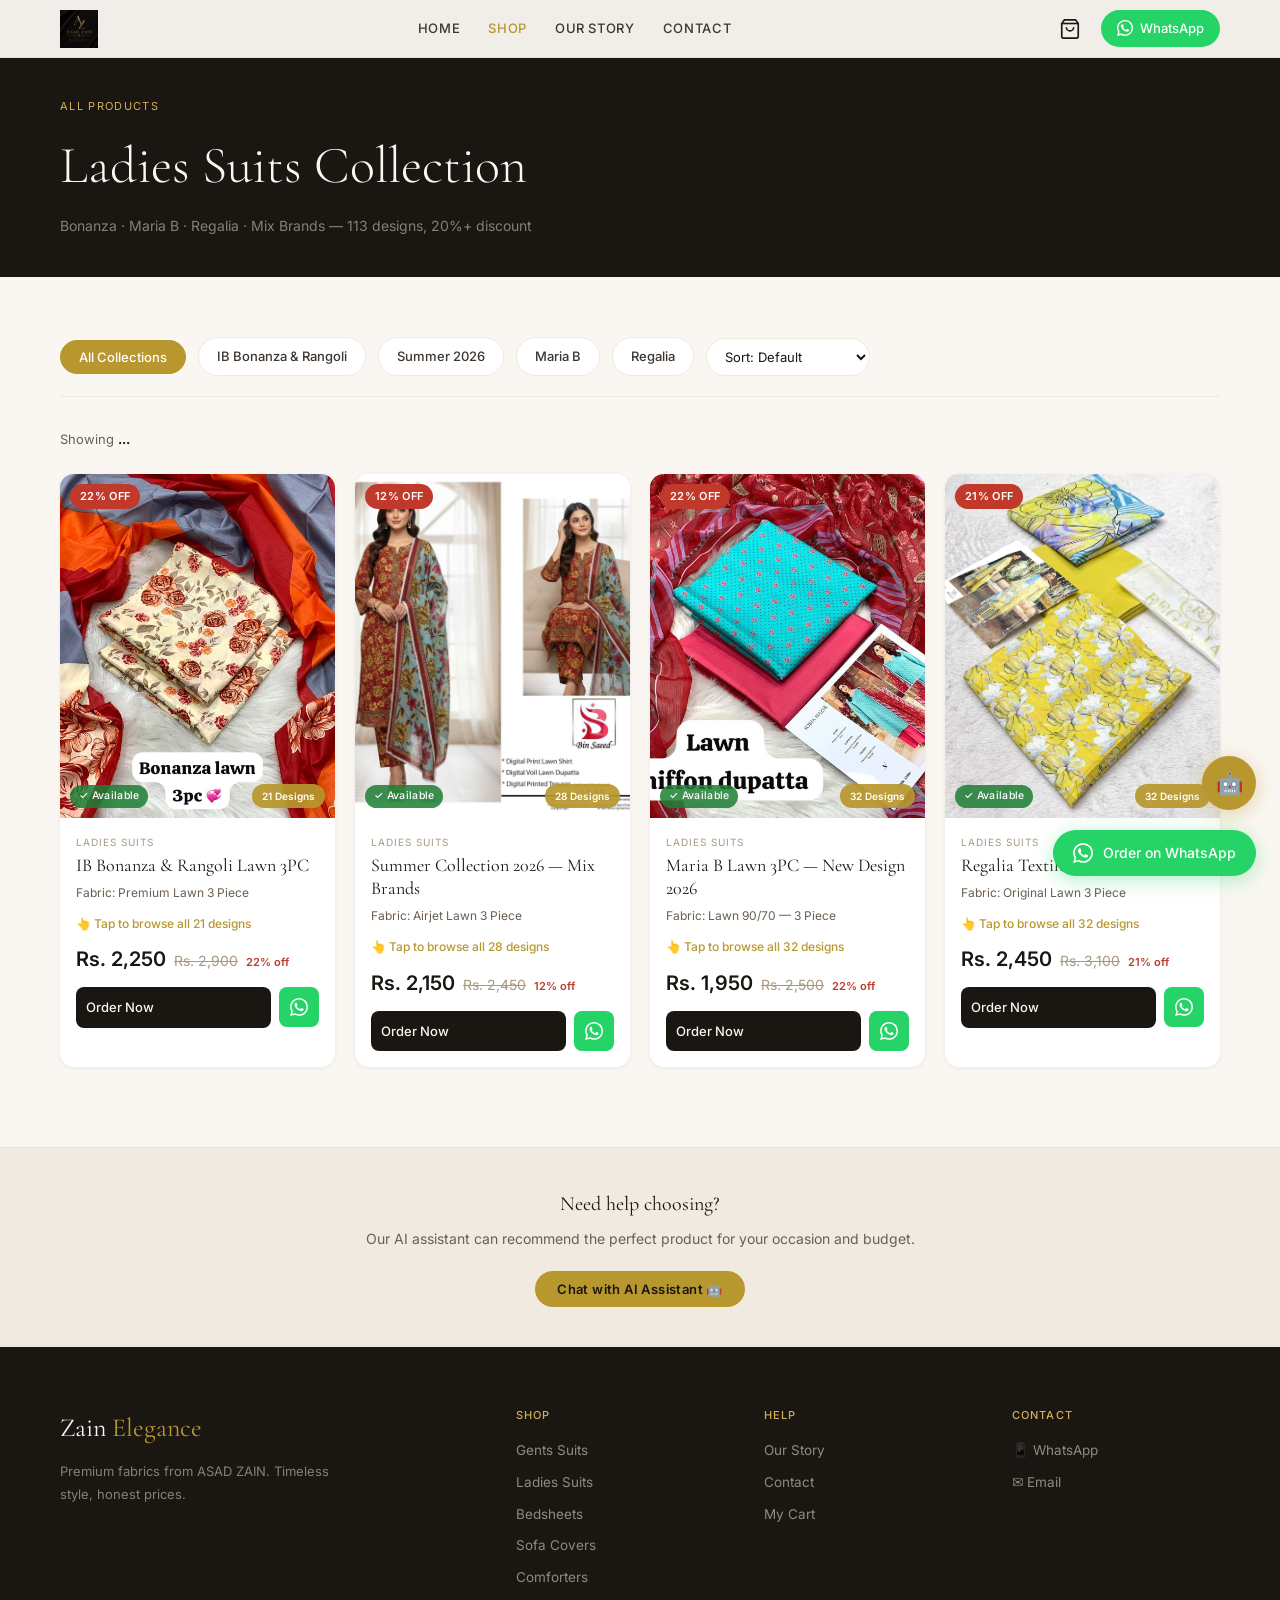
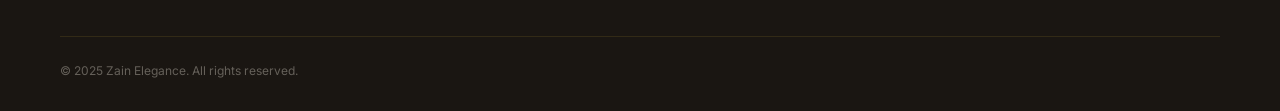
<file: shop.html>
<!DOCTYPE html>
<html lang="en">
<head>
  <meta charset="UTF-8">
  <meta name="viewport" content="width=device-width, initial-scale=1.0">
  <title>Shop — Zain Elegance</title>
  <meta name="description" content="Browse all premium suits, bedsheets, sofa covers and comforters from Zain Elegance.">
  <link rel="stylesheet" href="assets/css/style.css">
  <link rel="icon" href="data:image/svg+xml,<svg xmlns='http://www.w3.org/2000/svg' viewBox='0 0 100 100'><text y='.9em' font-size='90'>🪡</text></svg>">
</head>
<body>

<!-- NAV (same on all pages) -->
<nav class="nav">
  <div class="nav-inner">
    <a href="index.html" class="nav-logo"><img src="assets/images/logo.jpeg" alt="Zain Elegance" style="height:38px;width:auto;display:block"></a>
    <div class="nav-links">
      <a href="index.html">Home</a>
      <a href="shop.html" class="active">Shop</a>
      <a href="about.html">Our Story</a>
      <a href="contact.html">Contact</a>
    </div>
    <div class="nav-actions">
      <a href="cart.html" style="position:relative;display:flex;align-items:center;padding:8px">
        <svg width="22" height="22" fill="none" stroke="currentColor" stroke-width="1.8" viewBox="0 0 24 24"><path d="M6 2L3 6v14a2 2 0 002 2h14a2 2 0 002-2V6l-3-4z"/><line x1="3" y1="6" x2="21" y2="6"/><path d="M16 10a4 4 0 01-8 0"/></svg>
        <span class="cart-count" style="position:absolute;top:2px;right:2px;width:16px;height:16px;background:var(--gold);color:white;border-radius:50%;font-size:10px;font-weight:600;display:none;align-items:center;justify-content:center">0</span>
      </a>
      <a href="https://wa.me/923XXXXXXXXX" target="_blank" class="nav-whatsapp">
        <svg width="16" height="16" viewBox="0 0 24 24" fill="currentColor"><path d="M17.472 14.382c-.297-.149-1.758-.867-2.03-.967-.273-.099-.471-.148-.67.15-.197.297-.767.966-.94 1.164-.173.199-.347.223-.644.075-.297-.15-1.255-.463-2.39-1.475-.883-.788-1.48-1.761-1.653-2.059-.173-.297-.018-.458.13-.606.134-.133.298-.347.446-.52.149-.174.198-.298.298-.497.099-.198.05-.371-.025-.52-.075-.149-.669-1.612-.916-2.207-.242-.579-.487-.5-.669-.51-.173-.008-.371-.01-.57-.01-.198 0-.52.074-.792.372-.272.297-1.04 1.016-1.04 2.479 0 1.462 1.065 2.875 1.213 3.074.149.198 2.096 3.2 5.077 4.487.709.306 1.262.489 1.694.625.712.227 1.36.195 1.871.118.571-.085 1.758-.719 2.006-1.413.248-.694.248-1.289.173-1.413-.074-.124-.272-.198-.57-.347m-5.421 7.403h-.004a9.87 9.87 0 01-5.031-1.378l-.361-.214-3.741.982.998-3.648-.235-.374a9.86 9.86 0 01-1.51-5.26c.001-5.45 4.436-9.884 9.888-9.884 2.64 0 5.122 1.03 6.988 2.898a9.825 9.825 0 012.893 6.994c-.003 5.45-4.437 9.884-9.885 9.884m8.413-18.297A11.815 11.815 0 0012.05 0C5.495 0 .16 5.335.157 11.892c0 2.096.547 4.142 1.588 5.945L.057 24l6.305-1.654a11.882 11.882 0 005.683 1.448h.005c6.554 0 11.89-5.335 11.893-11.893A11.821 11.821 0 0020.885 3.488"/></svg>
        <span>WhatsApp</span>
      </a>
      <button class="nav-hamburger" id="nav-hamburger"><span></span><span></span><span></span></button>
    </div>
  </div>
</nav>
<div class="mobile-menu" id="mobile-menu">
  <a href="index.html">Home</a>
  <a href="shop.html">Shop All</a>
  <a href="about.html">Our Story</a>
  <a href="contact.html">Contact</a>
  <a href="cart.html">🛍️ My Cart</a>
  <a href="https://wa.me/923XXXXXXXXX" target="_blank" style="color:#25D366">📱 WhatsApp Order</a>
</div>

<!-- PAGE HEADER -->
<div style="padding-top:var(--nav-h);background:var(--ink);padding-bottom:40px">
  <div class="container" style="padding-top:40px">
    <div style="font-size:11px;letter-spacing:.12em;text-transform:uppercase;color:var(--gold-light);margin-bottom:8px">All Products</div>
    <h1 style="font-family:var(--font-display);font-size:clamp(32px,5vw,52px);font-weight:300;color:var(--cream)">Ladies Suits Collection</h1>
    <p style="font-size:14px;color:rgba(240,234,224,.5);margin-top:8px">Bonanza · Maria B · Regalia · Mix Brands — 113 designs, 20%+ discount</p>
  </div>
</div>

<!-- SHOP BODY -->
<section style="padding:40px 0 80px">
  <div class="container">

    <!-- Filters Bar -->
    <div class="filters-bar">
      <button class="filter-btn active" data-filter="all">All Collections</button>
      <a href="collection.html?id=lad-001" class="filter-btn" style="text-decoration:none">IB Bonanza & Rangoli</a>
      <a href="collection.html?id=la-001" class="filter-btn" style="text-decoration:none">Summer 2026</a>
      <a href="collection.html?id=l-001" class="filter-btn" style="text-decoration:none">Maria B</a>
      <a href="collection.html?id=lady-001" class="filter-btn" style="text-decoration:none">Regalia</a>
      <input class="filter-search" id="filter-search" placeholder="🔍 Search products..." type="text" style="display:none">
      <select class="filter-sort" id="filter-sort">
        <option value="default">Sort: Default</option>
        <option value="price-asc">Price: Low to High</option>
        <option value="price-desc">Price: High to Low</option>
        <option value="discount">Biggest Discount</option>
        <option value="available">Available First</option>
      </select>
    </div>

    <!-- Count -->
    <div style="font-size:13px;color:var(--warm-mid);margin-bottom:24px">
      Showing <strong id="product-count" style="color:var(--ink)">...</strong>
    </div>

    <!-- Products Grid -->
    <div class="products-grid" id="products-grid">
      <div style="grid-column:1/-1;text-align:center;padding:60px;color:var(--warm-mid)">Loading products...</div>
    </div>
  </div>
</section>

<!-- Trust strip -->
<div style="background:var(--cream-deep);padding:40px 0;border-top:1px solid rgba(0,0,0,.05)">
  <div class="container text-center">
    <div style="font-family:var(--font-display);font-size:20px;color:var(--ink);margin-bottom:8px">Need help choosing?</div>
    <p style="font-size:14px;color:var(--warm-mid);margin-bottom:20px">Our AI assistant can recommend the perfect product for your occasion and budget.</p>
    <button onclick="document.getElementById('chat-btn').click()" class="btn-primary" style="font-size:13px;padding:10px 22px">Chat with AI Assistant 🤖</button>
  </div>
</div>

<!-- FOOTER -->
<footer class="footer">
  <div class="container">
    <div class="footer-grid">
      <div class="footer-brand">
        <div class="footer-logo">Zain <span>Elegance</span></div>
        <div class="footer-tagline">Premium fabrics from ASAD ZAIN. Timeless style, honest prices.</div>
      </div>
      <div>
        <div class="footer-col-title">Shop</div>
        <div class="footer-links">
          <a href="shop.html?cat=gents-suits">Gents Suits</a>
          <a href="shop.html?cat=ladies-suits">Ladies Suits</a>
          <a href="shop.html?cat=bedsheets">Bedsheets</a>
          <a href="shop.html?cat=sofa-covers">Sofa Covers</a>
          <a href="shop.html?cat=comforters">Comforters</a>
        </div>
      </div>
      <div>
        <div class="footer-col-title">Help</div>
        <div class="footer-links">
          <a href="about.html">Our Story</a>
          <a href="contact.html">Contact</a>
          <a href="cart.html">My Cart</a>
        </div>
      </div>
      <div>
        <div class="footer-col-title">Contact</div>
        <div class="footer-links">
          <a href="https://wa.me/923XXXXXXXXX" target="_blank">📱 WhatsApp</a>
          <a href="mailto:info@zainelegance.pk">✉️ Email</a>
        </div>
      </div>
    </div>
    <div class="footer-bottom">
      <div class="footer-copy">© 2025 Zain Elegance. All rights reserved.</div>
    </div>
  </div>
</footer>

<!-- Floating Buttons -->
<a id="wa-float" href="#" target="_blank" class="wa-float">
  <svg width="20" height="20" viewBox="0 0 24 24" fill="currentColor"><path d="M17.472 14.382c-.297-.149-1.758-.867-2.03-.967-.273-.099-.471-.148-.67.15-.197.297-.767.966-.94 1.164-.173.199-.347.223-.644.075-.297-.15-1.255-.463-2.39-1.475-.883-.788-1.48-1.761-1.653-2.059-.173-.297-.018-.458.13-.606.134-.133.298-.347.446-.52.149-.174.198-.298.298-.497.099-.198.05-.371-.025-.52-.075-.149-.669-1.612-.916-2.207-.242-.579-.487-.5-.669-.51-.173-.008-.371-.01-.57-.01-.198 0-.52.074-.792.372-.272.297-1.04 1.016-1.04 2.479 0 1.462 1.065 2.875 1.213 3.074.149.198 2.096 3.2 5.077 4.487.709.306 1.262.489 1.694.625.712.227 1.36.195 1.871.118.571-.085 1.758-.719 2.006-1.413.248-.694.248-1.289.173-1.413-.074-.124-.272-.198-.57-.347m-5.421 7.403h-.004a9.87 9.87 0 01-5.031-1.378l-.361-.214-3.741.982.998-3.648-.235-.374a9.86 9.86 0 01-1.51-5.26c.001-5.45 4.436-9.884 9.888-9.884 2.64 0 5.122 1.03 6.988 2.898a9.825 9.825 0 012.893 6.994c-.003 5.45-4.437 9.884-9.885 9.884m8.413-18.297A11.815 11.815 0 0012.05 0C5.495 0 .16 5.335.157 11.892c0 2.096.547 4.142 1.588 5.945L.057 24l6.305-1.654a11.882 11.882 0 005.683 1.448h.005c6.554 0 11.89-5.335 11.893-11.893A11.821 11.821 0 0020.885 3.488"/></svg>
  Order on WhatsApp
</a>
<button class="chat-btn" id="chat-btn" title="AI Assistant">🤖</button>
<div class="chat-window" id="chat-window">
  <div class="chat-header">
    <div class="chat-avatar">✨</div>
    <div class="chat-header-text">
      <div class="chat-header-name">Zain Assistant</div>
      <div class="chat-header-status">● Online — Ask me anything</div>
    </div>
    <div class="chat-close" id="chat-close">✕</div>
  </div>
  <div class="chat-messages" id="chat-messages"></div>
  <div class="chat-input-row">
    <input class="chat-input" id="chat-input" placeholder="Ask about products..." type="text">
    <button class="chat-send" id="chat-send">➤</button>
  </div>
</div>

<script src="assets/js/products.js"></script>
<script src="assets/js/cart.js"></script>
<script src="assets/js/ai-chat.js"></script>
<script>
  // Read URL param to pre-select filter
  const urlParams = new URLSearchParams(window.location.search);
  const cat = urlParams.get("cat");
  if (cat) {
    document.addEventListener("DOMContentLoaded", () => {
      setTimeout(() => {
        const btn = document.querySelector(`.filter-btn[data-filter="${cat}"]`);
        if (btn) btn.click();
      }, 300);
    });
  }
</script>
</body>
</html>
</file>
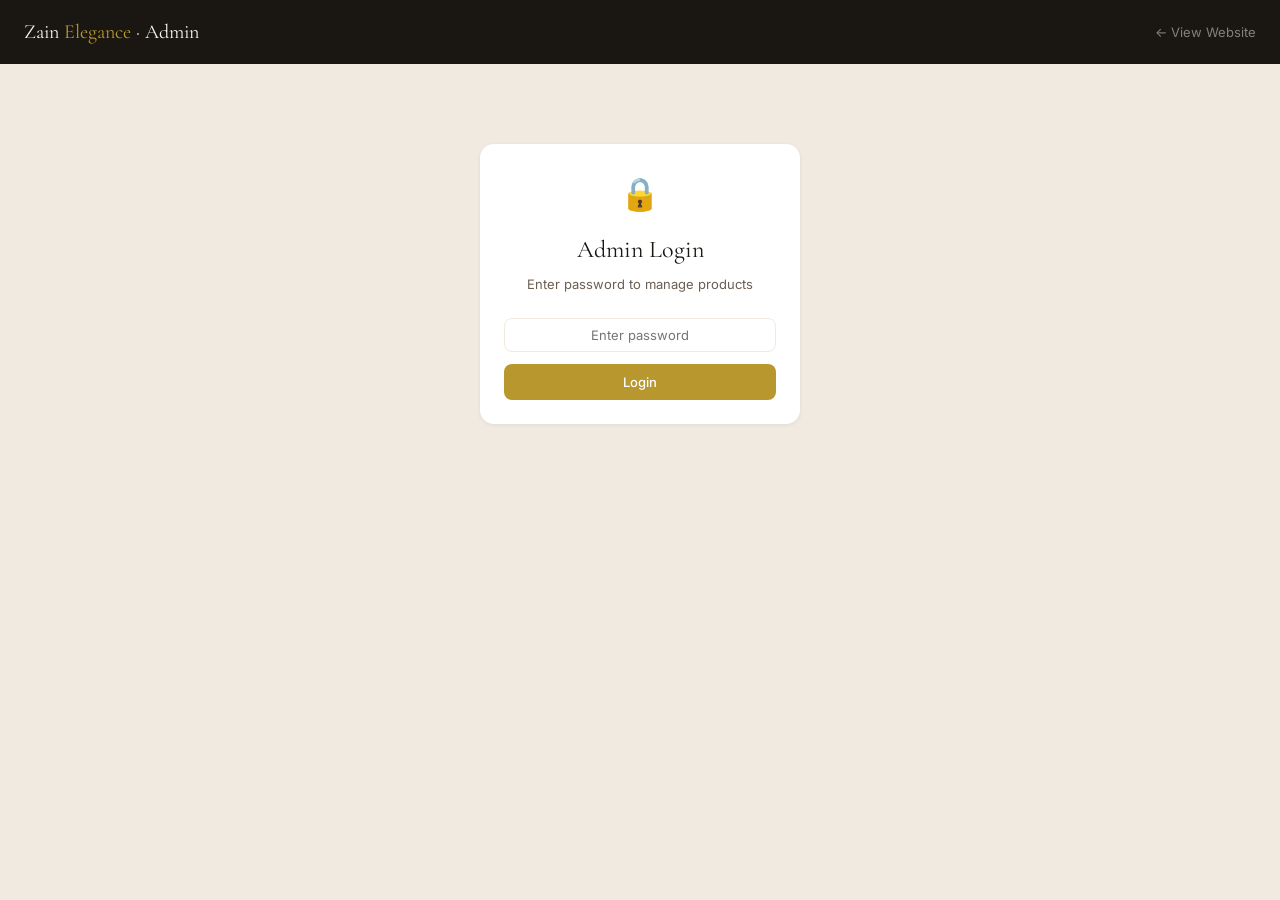
<file: admin/dashboard.html>
<!DOCTYPE html>
<html lang="en">
<head>
  <meta charset="UTF-8">
  <meta name="viewport" content="width=device-width, initial-scale=1.0">
  <title>Admin — Zain Elegance</title>
  <link rel="stylesheet" href="../assets/css/style.css">
  <link rel="icon" href="data:image/svg+xml,<svg xmlns='http://www.w3.org/2000/svg' viewBox='0 0 100 100'><text y='.9em' font-size='90'>⚙️</text></svg>">
  <style>
    body { background: var(--cream-deep); }
    .admin-nav { background: var(--ink); padding: 16px 24px; display: flex; align-items: center; justify-content: space-between; }
    .admin-nav-brand { font-family: var(--font-display); font-size: 20px; color: var(--cream); }
    .admin-nav-brand span { color: var(--gold); }
    .admin-body { max-width: 960px; margin: 0 auto; padding: 32px 20px; }
    .admin-card { background: var(--white); border-radius: var(--radius-lg); padding: 24px; margin-bottom: 16px; box-shadow: var(--shadow-sm); }
    .admin-product-row { display: grid; grid-template-columns: 2fr 1fr 1fr 120px 80px; gap: 12px; align-items: center; padding: 14px 0; border-bottom: 1px solid var(--cream-deep); }
    .admin-product-row:last-child { border-bottom: none; }
    .admin-input { padding: 8px 10px; border: 1.5px solid var(--cream-deep); border-radius: var(--radius); font-size: 13px; font-family: inherit; width: 100%; outline: none; }
    .admin-input:focus { border-color: var(--gold); }
    .toggle-btn { position: relative; width: 44px; height: 24px; border-radius: 12px; cursor: pointer; transition: background .2s; border: none; }
    .toggle-btn.on { background: var(--green-stock); }
    .toggle-btn.off { background: var(--warm-light); }
    .toggle-knob { position: absolute; top: 2px; width: 20px; height: 20px; border-radius: 50%; background: white; transition: left .2s; }
    .toggle-btn.on .toggle-knob { left: 22px; }
    .toggle-btn.off .toggle-knob { left: 2px; }
    .save-btn { background: var(--gold); color: white; padding: 10px 20px; border-radius: var(--radius); font-size: 13px; font-weight: 500; transition: background .2s; }
    .save-btn:hover { background: var(--gold-light); }
    .admin-label { font-size: 11px; font-weight: 500; letter-spacing: .07em; text-transform: uppercase; color: var(--warm-mid); }
  </style>
</head>
<body>

<div class="admin-nav">
  <div class="admin-nav-brand">Zain <span>Elegance</span> · Admin</div>
  <a href="../index.html" style="font-size:13px;color:rgba(240,234,224,.5)">← View Website</a>
</div>

<!-- Login Gate -->
<div id="login-screen" style="max-width:360px;margin:80px auto;padding:0 20px">
  <div class="admin-card" style="text-align:center">
    <div style="font-size:32px;margin-bottom:12px">🔒</div>
    <div style="font-family:var(--font-display);font-size:24px;color:var(--ink);margin-bottom:4px">Admin Login</div>
    <div style="font-size:13px;color:var(--warm-mid);margin-bottom:24px">Enter password to manage products</div>
    <input type="password" id="admin-pass" placeholder="Enter password" class="admin-input" style="margin-bottom:12px;text-align:center">
    <button onclick="adminLogin()" class="save-btn" style="width:100%">Login</button>
    <div id="login-error" style="display:none;color:var(--red-sale);font-size:12px;margin-top:10px">Wrong password. Try again.</div>
  </div>
</div>

<!-- Admin Panel (hidden until login) -->
<div id="admin-panel" style="display:none">
  <div class="admin-body">
    <div style="display:flex;justify-content:space-between;align-items:center;margin-bottom:24px;flex-wrap:wrap;gap:12px">
      <div>
        <h1 style="font-family:var(--font-display);font-size:28px;font-weight:400;color:var(--ink)">Product Manager</h1>
        <p style="font-size:13px;color:var(--warm-mid)">Update prices, toggle availability, and save changes below.</p>
      </div>
      <div style="display:flex;gap:10px">
        <button onclick="saveAll()" class="save-btn">💾 Save All Changes</button>
        <button onclick="exportJSON()" style="padding:10px 16px;border:1.5px solid var(--cream-deep);border-radius:var(--radius);font-size:13px;background:white;color:var(--ink-soft);cursor:pointer">⬇ Export JSON</button>
      </div>
    </div>

    <div id="save-success" style="display:none;padding:12px 16px;background:#d4edda;border-radius:var(--radius);color:#155724;font-size:13px;margin-bottom:16px">✓ Changes saved! Copy the JSON below and update your products.json file on GitHub.</div>

    <div class="admin-card">
      <div style="display:grid;grid-template-columns:2fr 1fr 1fr 120px 80px;gap:12px;padding-bottom:10px;margin-bottom:4px">
        <div class="admin-label">Product Name</div>
        <div class="admin-label">Sale Price (Rs)</div>
        <div class="admin-label">Original Price (Rs)</div>
        <div class="admin-label">Availability</div>
        <div class="admin-label">Discount</div>
      </div>
      <div id="admin-products-list"></div>
    </div>

    <!-- JSON Output -->
    <div class="admin-card" style="margin-top:16px">
      <div style="font-family:var(--font-display);font-size:20px;margin-bottom:8px;color:var(--ink)">Export JSON</div>
      <p style="font-size:13px;color:var(--warm-mid);margin-bottom:12px">After saving, copy this JSON and paste it into your <code style="background:var(--cream);padding:2px 6px;border-radius:4px">data/products.json</code> file on GitHub.</p>
      <textarea id="json-output" rows="10" readonly style="width:100%;font-family:var(--font-mono,monospace);font-size:12px;padding:12px;border:1.5px solid var(--cream-deep);border-radius:var(--radius);background:var(--cream);resize:vertical;outline:none;line-height:1.5"></textarea>
      <button onclick="copyJSON()" style="margin-top:8px;padding:8px 16px;background:var(--ink);color:white;border-radius:var(--radius);font-size:13px;cursor:pointer">Copy JSON</button>
    </div>

    <!-- Analytics Summary -->
    <div class="admin-card" style="margin-top:16px">
      <div style="font-family:var(--font-display);font-size:20px;margin-bottom:8px;color:var(--ink)">Chat Analytics</div>
      <p style="font-size:13px;color:var(--warm-mid);margin-bottom:12px">What customers asked your AI assistant recently:</p>
      <div id="analytics-display" style="font-size:13px;color:var(--ink-soft);line-height:1.8"></div>
    </div>
  </div>
</div>

<script>
const ADMIN_PASSWORD = "zain2025"; // ← CHANGE THIS PASSWORD

let products = [];

function adminLogin() {
  const pass = document.getElementById("admin-pass").value;
  if (pass === ADMIN_PASSWORD) {
    document.getElementById("login-screen").style.display = "none";
    document.getElementById("admin-panel").style.display = "block";
    loadAdminProducts();
    loadAnalytics();
  } else {
    document.getElementById("login-error").style.display = "block";
  }
}

document.getElementById("admin-pass").addEventListener("keydown", (e) => {
  if (e.key === "Enter") adminLogin();
});

async function loadAdminProducts() {
  try {
    const res = await fetch("../data/products.json");
    products = await res.json();
    renderAdminList();
  } catch(e) {
    document.getElementById("admin-products-list").innerHTML = `<div style="color:var(--red-sale);padding:20px 0;font-size:14px">Could not load products. Make sure data/products.json exists.</div>`;
  }
}

function renderAdminList() {
  const el = document.getElementById("admin-products-list");
  el.innerHTML = products.map((p, i) => {
    const disc = Math.round(((p.originalPrice - p.price) / p.originalPrice) * 100);
    return `
      <div class="admin-product-row">
        <div>
          <div style="font-size:14px;font-weight:500;color:var(--ink)">${p.name}</div>
          <div style="font-size:11px;color:var(--warm-light);margin-top:2px">${p.id} · ${p.category}</div>
        </div>
        <div>
          <input type="number" class="admin-input" id="price-${i}" value="${p.price}" onchange="recalcDiscount(${i})">
        </div>
        <div>
          <input type="number" class="admin-input" id="orig-${i}" value="${p.originalPrice}" onchange="recalcDiscount(${i})">
        </div>
        <div style="display:flex;align-items:center;gap:8px">
          <button class="toggle-btn ${p.available ? 'on' : 'off'}" id="toggle-${i}" onclick="toggleAvail(${i})">
            <div class="toggle-knob"></div>
          </button>
          <span id="avail-label-${i}" style="font-size:12px;color:${p.available ? 'var(--green-stock)' : 'var(--red-sale)'}">${p.available ? 'In Stock' : 'Stockout'}</span>
        </div>
        <div id="disc-${i}" style="font-size:13px;font-weight:600;color:${disc >= 20 ? 'var(--green-stock)' : 'var(--red-sale)'}">${disc}%</div>
      </div>`;
  }).join("");
}

function toggleAvail(i) {
  products[i].available = !products[i].available;
  const btn = document.getElementById(`toggle-${i}`);
  const lbl = document.getElementById(`avail-label-${i}`);
  btn.className = `toggle-btn ${products[i].available ? 'on' : 'off'}`;
  lbl.textContent = products[i].available ? 'In Stock' : 'Stockout';
  lbl.style.color = products[i].available ? 'var(--green-stock)' : 'var(--red-sale)';
}

function recalcDiscount(i) {
  const price = parseFloat(document.getElementById(`price-${i}`).value) || 0;
  const orig  = parseFloat(document.getElementById(`orig-${i}`).value) || 0;
  const disc  = orig > 0 ? Math.round(((orig - price) / orig) * 100) : 0;
  const el = document.getElementById(`disc-${i}`);
  el.textContent = disc + "%";
  el.style.color = disc >= 20 ? 'var(--green-stock)' : 'var(--red-sale)';
}

function saveAll() {
  products.forEach((p, i) => {
    p.price         = parseFloat(document.getElementById(`price-${i}`).value) || p.price;
    p.originalPrice = parseFloat(document.getElementById(`orig-${i}`).value)  || p.originalPrice;
  });
  const json = JSON.stringify(products, null, 2);
  document.getElementById("json-output").value = json;
  document.getElementById("save-success").style.display = "block";
  setTimeout(() => document.getElementById("save-success").style.display = "none", 5000);
}

function exportJSON() {
  saveAll();
  document.getElementById("json-output").scrollIntoView({ behavior: "smooth" });
}

function copyJSON() {
  const ta = document.getElementById("json-output");
  ta.select();
  document.execCommand("copy");
  alert("JSON copied! Now go to GitHub → data/products.json → Edit → Paste → Commit.");
}

function loadAnalytics() {
  try {
    const data = JSON.parse(localStorage.getItem("ze_analytics") || "[]");
    const el = document.getElementById("analytics-display");
    if (!data.length) {
      el.textContent = "No chat data yet. Analytics will appear here once customers start chatting.";
      return;
    }
    const recent = data.slice(-20).reverse();
    const counts = {};
    data.forEach(d => { counts[d.intent] = (counts[d.intent]||0) + 1; });
    el.innerHTML = `
      <div style="display:grid;grid-template-columns:repeat(auto-fit,minmax(120px,1fr));gap:12px;margin-bottom:20px">
        ${Object.entries(counts).map(([k,v]) => `
          <div style="padding:14px;background:var(--cream);border-radius:var(--radius);text-align:center">
            <div style="font-size:20px;font-weight:600;color:var(--gold)">${v}</div>
            <div style="font-size:11px;color:var(--warm-mid);margin-top:2px">${k}</div>
          </div>`).join("")}
      </div>
      <div style="font-size:12px;color:var(--warm-mid);margin-bottom:8px">Recent questions:</div>
      ${recent.slice(0,10).map(d => `<div style="padding:6px 0;border-bottom:1px solid var(--cream-deep);font-size:13px"><span style="color:var(--gold);font-size:11px">[${d.intent}]</span> ${d.message}</div>`).join("")}`;
  } catch(e) {
    document.getElementById("analytics-display").textContent = "Could not load analytics.";
  }
}
</script>
</body>
</html>
</file>
<file: assets/css/style.css>
/* ═══════════════════════════════════════════
   ZAIN ELEGANCE — Design System
   Premium Fabric Store
═══════════════════════════════════════════ */

@import url('https://fonts.googleapis.com/css2?family=Cormorant+Garamond:ital,wght@0,300;0,400;0,500;0,600;1,300;1,400&family=Inter:wght@300;400;500;600&display=swap');

/* ── Tokens ── */
:root {
  --gold:        #B8972E;
  --gold-light:  #D4AF5A;
  --gold-pale:   #F5EDD6;
  --ink:         #1A1612;
  --ink-soft:    #3D3530;
  --warm-mid:    #6B5E52;
  --warm-light:  #A89880;
  --cream:       #FAF7F2;
  --cream-deep:  #F0EAE0;
  --white:       #FFFFFF;
  --red-sale:    #C0392B;
  --green-stock: #1E7E34;

  --font-display: 'Cormorant Garamond', Georgia, serif;
  --font-body:    'Inter', system-ui, sans-serif;

  --shadow-sm: 0 1px 4px rgba(26,22,18,.07);
  --shadow-md: 0 4px 20px rgba(26,22,18,.10);
  --shadow-lg: 0 12px 48px rgba(26,22,18,.14);
  --radius:    8px;
  --radius-lg: 14px;

  --nav-h: 58px;
}

/* ── Reset ── */
*, *::before, *::after { box-sizing: border-box; margin: 0; padding: 0; }
html { scroll-behavior: smooth; }
body {
  font-family: var(--font-body);
  background: var(--cream);
  color: var(--ink);
  line-height: 1.6;
  -webkit-font-smoothing: antialiased;
}
img { display: block; width: 100%; height: auto; }
a { color: inherit; text-decoration: none; }
button { cursor: pointer; border: none; background: none; font-family: inherit; }
ul { list-style: none; }

/* ── Utility ── */
.container { max-width: 1200px; margin: 0 auto; padding: 0 20px; }
.sr-only { position: absolute; left: -9999px; }
.text-gold { color: var(--gold); }
.text-center { text-align: center; }

/* ═══════════════════════════════════════════
   NAVIGATION
═══════════════════════════════════════════ */
.nav {
  position: fixed; top: 0; left: 0; right: 0; z-index: 1000;
  height: var(--nav-h);
  min-height: var(--nav-h);
  background: rgba(250,247,242,0.96);
  backdrop-filter: blur(12px);
  border-bottom: 1px solid rgba(184,151,46,.15);
  display: flex; align-items: center;
}
.nav-inner {
  width: 100%; max-width: 1200px; margin: 0 auto; padding: 0 20px;
  display: flex; align-items: center; justify-content: space-between; gap: 24px;
}
.nav-logo {
  font-family: var(--font-display);
  font-size: 24px; font-weight: 500;
  color: var(--ink); letter-spacing: .02em;
  white-space: nowrap;
}
.nav-logo span { color: var(--gold); }
.nav-links {
  display: flex; gap: 28px; align-items: center;
}
.nav-links a {
  font-size: 13px; font-weight: 500; letter-spacing: .05em;
  text-transform: uppercase; color: var(--ink-soft);
  transition: color .2s;
}
.nav-links a:hover, .nav-links a.active { color: var(--gold); }
.nav-actions { display: flex; align-items: center; gap: 12px; }
.nav-whatsapp {
  display: flex; align-items: center; gap: 7px;
  padding: 8px 16px; border-radius: 24px;
  background: #25D366; color: white;
  font-size: 13px; font-weight: 500;
  transition: opacity .2s;
}
.nav-whatsapp:hover { opacity: .88; }
.nav-hamburger { display: none; flex-direction: column; gap: 5px; padding: 4px; }
.nav-hamburger span { display: block; width: 22px; height: 2px; background: var(--ink); border-radius: 2px; transition: .25s; }

/* Mobile nav */
.mobile-menu {
  display: none; position: fixed; top: var(--nav-h); left: 0; right: 0;
  background: var(--cream); border-bottom: 1px solid var(--cream-deep);
  padding: 20px; z-index: 999;
  flex-direction: column; gap: 16px;
}
.mobile-menu.open { display: flex; }
.mobile-menu a { font-size: 15px; color: var(--ink-soft); padding: 6px 0; border-bottom: 1px solid var(--cream-deep); }

/* ═══════════════════════════════════════════
   HERO
═══════════════════════════════════════════ */
.hero {
  min-height: 88vh;
  padding-top: var(--nav-h);
  background: linear-gradient(135deg, #1A1612 0%, #2E241C 50%, #3D3530 100%);
  display: flex; align-items: flex-start;
  position: relative; overflow: hidden;
}
.hero::before {
  content: '';
  position: absolute; inset: 0;
  background: url("data:image/svg+xml,%3Csvg width='60' height='60' viewBox='0 0 60 60' xmlns='http://www.w3.org/2000/svg'%3E%3Cg fill='none' fill-rule='evenodd'%3E%3Cg fill='%23B8972E' fill-opacity='0.04'%3E%3Cpath d='M36 34v-4h-2v4h-4v2h4v4h2v-4h4v-2h-4zm0-30V0h-2v4h-4v2h4v4h2V6h4V4h-4zM6 34v-4H4v4H0v2h4v4h2v-4h4v-2H6zM6 4V0H4v4H0v2h4v4h2V6h4V4H6z'/%3E%3C/g%3E%3C/g%3E%3C/svg%3E");
}
.hero-content {
  position: relative; z-index: 1;
  max-width: 700px; padding: 28px 20px 48px;
}
.hero-badge {
  display: inline-block; font-size: 11px; letter-spacing: .12em;
  text-transform: uppercase; color: var(--gold-light);
  border: 1px solid rgba(184,151,46,.35);
  padding: 6px 16px; border-radius: 24px; margin-bottom: 24px;
}
.hero h1 {
  font-family: var(--font-display);
  font-size: clamp(44px, 7vw, 82px);
  font-weight: 300; line-height: 1.08;
  color: var(--cream); letter-spacing: -.01em;
  margin-bottom: 20px;
}
.hero h1 em { font-style: italic; color: var(--gold-light); }
.hero p {
  font-size: 16px; color: rgba(250,247,242,.65);
  max-width: 480px; margin-bottom: 36px; line-height: 1.7;
}
.hero-actions { display: flex; gap: 12px; flex-wrap: wrap; }
.btn-primary {
  display: inline-flex; align-items: center; gap: 8px;
  padding: 14px 28px; border-radius: 32px;
  background: var(--gold); color: var(--ink);
  font-size: 14px; font-weight: 600; letter-spacing: .03em;
  transition: background .2s, transform .15s;
}
.btn-primary:hover { background: var(--gold-light); transform: translateY(-1px); }
.btn-outline {
  display: inline-flex; align-items: center; gap: 8px;
  padding: 13px 26px; border-radius: 32px;
  border: 1.5px solid rgba(250,247,242,.3); color: var(--cream);
  font-size: 14px; font-weight: 500;
  transition: border-color .2s, background .2s;
}
.btn-outline:hover { border-color: var(--gold-light); background: rgba(184,151,46,.08); }
.hero-scroll {
  position: absolute; bottom: 36px; left: 50%; transform: translateX(-50%);
  display: flex; flex-direction: column; align-items: center; gap: 8px;
  color: rgba(250,247,242,.4); font-size: 11px; letter-spacing: .1em;
}
.hero-scroll-line {
  width: 1px; height: 40px;
  background: linear-gradient(to bottom, rgba(184,151,46,.6), transparent);
  animation: scrollLine 2s ease-in-out infinite;
}
@keyframes scrollLine { 0%,100% { opacity: .3 } 50% { opacity: 1 } }

/* ═══════════════════════════════════════════
   TRUST BAR
═══════════════════════════════════════════ */
.trust-bar {
  background: var(--ink); color: var(--gold-pale);
  padding: 16px 20px;
}
.trust-bar-inner {
  max-width: 1200px; margin: 0 auto;
  display: flex; justify-content: center;
  gap: 40px; flex-wrap: wrap; align-items: center;
}
.trust-item {
  display: flex; align-items: center; gap: 8px;
  font-size: 12.5px; letter-spacing: .05em; text-transform: uppercase;
}
.trust-item svg { opacity: .7; }

/* ═══════════════════════════════════════════
   SECTION TITLES
═══════════════════════════════════════════ */
.section { padding: 80px 0; }
.section-label {
  font-size: 11px; letter-spacing: .15em; text-transform: uppercase;
  color: var(--gold); margin-bottom: 10px;
}
.section-title {
  font-family: var(--font-display);
  font-size: clamp(30px, 5vw, 48px); font-weight: 400;
  color: var(--ink); line-height: 1.15;
}
.section-sub {
  font-size: 15px; color: var(--warm-mid);
  margin-top: 10px; max-width: 560px;
}
.section-head { margin-bottom: 48px; }

/* ═══════════════════════════════════════════
   CATEGORY CARDS
═══════════════════════════════════════════ */
.categories-grid {
  display: grid;
  grid-template-columns: repeat(4, 1fr);
  gap: 16px;
}
.cat-card {
  border-radius: var(--radius-lg); overflow: hidden;
  aspect-ratio: 3/4; position: relative;
  cursor: pointer; transition: transform .3s;
}
.cat-card:hover { transform: translateY(-6px); }
.cat-card:hover .cat-img { transform: scale(1.06); }
.cat-img {
  position: absolute; inset: 0;
  background-size: cover; background-position: center;
  transition: transform .5s ease;
}
.cat-overlay {
  position: absolute; inset: 0;
  background: linear-gradient(to top, rgba(10,8,6,.92) 0%, rgba(10,8,6,.55) 45%, rgba(10,8,6,.1) 75%, transparent 100%);
  display: flex; flex-direction: column; justify-content: flex-end;
  padding: 24px 20px;
}
.cat-name {
  font-family: var(--font-display); font-size: 22px; font-weight: 500;
  color: #FFFFFF; letter-spacing: .02em;
  text-shadow: 0 1px 8px rgba(0,0,0,.8), 0 2px 20px rgba(0,0,0,.6);
}
.cat-count { font-size: 12px; color: #F5D98A; margin-top: 4px; font-weight: 500; text-shadow: 0 1px 6px rgba(0,0,0,.9); }
.cat-link {
  display: inline-flex; align-items: center; gap: 6px;
  font-size: 12px; color: #F5EDD6;
  margin-top: 10px; letter-spacing: .05em;
  text-transform: uppercase; text-shadow: 0 1px 6px rgba(0,0,0,.9);
}

/* Category background patterns (used when no real image) */
.cat-gents    .cat-img { background-color: #2C3E50; background-image: linear-gradient(135deg, #2C3E50, #34495E); }
.cat-ladies   .cat-img { background-color: #6D3B47; background-image: linear-gradient(135deg, #6D3B47, #8B4559); }
.cat-bedsheet .cat-img { background-color: #2E4057; background-image: linear-gradient(135deg, #2E4057, #3D5A80); }
.cat-sofa     .cat-img { background-color: #3D2B1F; background-image: linear-gradient(135deg, #3D2B1F, #5C3D26); }

/* ═══════════════════════════════════════════
   PRODUCT CARDS
═══════════════════════════════════════════ */
.products-grid {
  display: grid;
  grid-template-columns: repeat(auto-fill, minmax(260px, 1fr));
  gap: 20px;
}
.product-card {
  background: var(--white);
  border-radius: var(--radius-lg);
  overflow: hidden;
  box-shadow: var(--shadow-sm);
  transition: box-shadow .25s, transform .25s;
  position: relative;
}
.product-card:hover { box-shadow: var(--shadow-md); transform: translateY(-3px); }
.product-card.stockout { opacity: .75; }

.product-img-wrap {
  position: relative; aspect-ratio: 4/5; overflow: hidden;
  background: var(--cream-deep);
}
.product-img-wrap img {
  width: 100%; height: 100%; object-fit: cover;
  transition: transform .45s ease;
}
.product-card:hover .product-img-wrap img { transform: scale(1.05); }

/* Product image placeholder */
.product-img-placeholder {
  width: 100%; height: 100%;
  display: flex; flex-direction: column; align-items: center; justify-content: center;
  background: linear-gradient(135deg, var(--cream-deep), var(--cream));
  color: var(--warm-light); gap: 8px;
}
.product-img-placeholder .ph-icon { font-size: 36px; opacity: .5; }
.product-img-placeholder .ph-text { font-size: 12px; opacity: .6; }

.discount-ribbon {
  position: absolute; top: 10px; left: 10px;
  background: var(--red-sale); color: white;
  font-size: 11px; font-weight: 600; letter-spacing: .03em;
  padding: 4px 10px; border-radius: 20px;
  z-index: 2;
}
.stock-badge {
  position: absolute; bottom: 10px; left: 10px;
  font-size: 10.5px; font-weight: 500; letter-spacing: .03em;
  padding: 3px 9px; border-radius: 20px;
  z-index: 2;
}
.stock-badge.in-stock  { background: rgba(30,126,52,.85); color: #fff; }
.stock-badge.stockout  { background: rgba(192,57,43,.85); color: #fff; }

.product-body { padding: 16px; }
.product-category {
  font-size: 10px; letter-spacing: .1em; text-transform: uppercase;
  color: var(--warm-light); margin-bottom: 4px;
}
.product-name {
  font-family: var(--font-display); font-size: 18px; font-weight: 400;
  color: var(--ink); line-height: 1.3; margin-bottom: 6px;
}
.product-fabric { font-size: 12px; color: var(--warm-mid); margin-bottom: 12px; }
.product-pricing { display: flex; align-items: baseline; gap: 8px; margin-bottom: 12px; }
.price-now { font-size: 20px; font-weight: 600; color: var(--ink); }
.price-was { font-size: 14px; color: var(--warm-light); text-decoration: line-through; }
.price-pct { font-size: 11px; font-weight: 600; color: var(--red-sale); }
.product-actions { display: flex; gap: 8px; }
.btn-order {
  flex: 1; padding: 10px;
  background: var(--ink); color: var(--cream);
  border-radius: var(--radius); font-size: 13px; font-weight: 500;
  transition: background .2s;
}
.btn-order:hover { background: var(--ink-soft); }
.btn-order.disabled {
  background: var(--warm-light); cursor: not-allowed;
}
.btn-wa {
  width: 40px; height: 40px;
  background: #25D366; color: white; border-radius: var(--radius);
  display: flex; align-items: center; justify-content: center;
  font-size: 18px; transition: opacity .2s;
}
.btn-wa:hover { opacity: .85; }

/* ═══════════════════════════════════════════
   FILTERS (shop page)
═══════════════════════════════════════════ */
.filters-bar {
  display: flex; gap: 12px; flex-wrap: wrap; align-items: center;
  padding: 20px 0; border-bottom: 1px solid var(--cream-deep);
  margin-bottom: 32px;
}
.filter-btn {
  padding: 8px 18px; border-radius: 24px;
  border: 1.5px solid var(--cream-deep); background: var(--white);
  font-size: 13px; color: var(--ink-soft); font-weight: 500;
  transition: all .18s;
}
.filter-btn:hover { border-color: var(--gold); color: var(--gold); }
.filter-btn.active { border-color: var(--gold); background: var(--gold); color: var(--white); }
.filter-search {
  flex: 1; min-width: 200px; max-width: 300px;
  padding: 9px 14px; border-radius: 24px;
  border: 1.5px solid var(--cream-deep); background: var(--white);
  font-size: 13px; color: var(--ink); outline: none;
  font-family: inherit;
}
.filter-search:focus { border-color: var(--gold); }
.filter-sort {
  padding: 9px 14px; border-radius: 24px;
  border: 1.5px solid var(--cream-deep); background: var(--white);
  font-size: 13px; color: var(--ink); outline: none;
  font-family: inherit; cursor: pointer;
}

/* ═══════════════════════════════════════════
   REVIEWS
═══════════════════════════════════════════ */
.reviews-trigger {
  display: flex; align-items: center; gap: 12px;
  padding: 16px 0; cursor: pointer;
  border-top: 1px solid var(--cream-deep);
  border-bottom: 1px solid var(--cream-deep);
}
.stars { display: flex; gap: 3px; }
.star { color: #E6AC2F; font-size: 15px; }
.star.half { color: #ccc; }
.review-summary { font-size: 14px; color: var(--ink-soft); }
.reviews-toggle { margin-left: auto; font-size: 13px; color: var(--gold); font-weight: 500; }
.reviews-section {
  display: none; padding: 24px 0; border-bottom: 1px solid var(--cream-deep);
}
.reviews-section.open { display: block; }
.review-card {
  background: var(--cream); border-radius: var(--radius);
  padding: 16px; margin-bottom: 12px;
}
.review-header { display: flex; align-items: center; gap: 10px; margin-bottom: 8px; }
.review-avatar {
  width: 36px; height: 36px; border-radius: 50%;
  background: var(--gold-pale); color: var(--gold);
  display: flex; align-items: center; justify-content: center;
  font-family: var(--font-display); font-size: 16px; font-weight: 500;
}
.review-name { font-size: 14px; font-weight: 500; color: var(--ink); }
.review-date { font-size: 12px; color: var(--warm-light); }
.review-text { font-size: 13.5px; color: var(--ink-soft); line-height: 1.6; }
.review-verified { font-size: 11px; color: var(--green-stock); margin-top: 6px; }

/* Add Review Form */
.add-review-form { margin-top: 24px; padding-top: 24px; border-top: 1px solid var(--cream-deep); }
.add-review-form h4 { font-family: var(--font-display); font-size: 20px; font-weight: 400; margin-bottom: 16px; }
.form-group { margin-bottom: 14px; }
.form-group label { font-size: 12px; font-weight: 500; letter-spacing: .05em; text-transform: uppercase; color: var(--warm-mid); display: block; margin-bottom: 6px; }
.form-group input,
.form-group textarea {
  width: 100%; padding: 10px 14px;
  border: 1.5px solid var(--cream-deep); border-radius: var(--radius);
  font-size: 14px; font-family: inherit; color: var(--ink);
  background: var(--white); outline: none; resize: vertical;
  transition: border-color .18s;
}
.form-group input:focus,
.form-group textarea:focus { border-color: var(--gold); }
.star-select { display: flex; gap: 6px; font-size: 24px; cursor: pointer; }
.star-select span { color: #ccc; transition: color .15s; }
.star-select span.lit { color: #E6AC2F; }
.btn-submit {
  padding: 11px 24px; background: var(--gold); color: var(--white);
  border-radius: var(--radius); font-size: 14px; font-weight: 500;
  transition: background .2s;
}
.btn-submit:hover { background: var(--gold-light); }

/* ═══════════════════════════════════════════
   ABOUT / FABRIC STORY SECTION
═══════════════════════════════════════════ */
.fabric-story {
  background: var(--ink); color: var(--cream-deep); padding: 100px 0;
}
.fabric-story .section-title { color: var(--cream); }
.fabric-story .section-label { color: var(--gold-light); }
.fabric-story p { color: rgba(240,234,224,.7); font-size: 15px; line-height: 1.8; margin-top: 16px; }
.fabric-story-grid { display: grid; grid-template-columns: 1fr 1fr; gap: 60px; align-items: center; }
.fabric-stats { display: grid; grid-template-columns: 1fr 1fr; gap: 20px; margin-top: 32px; }
.fabric-stat { padding: 20px; border: 1px solid rgba(184,151,46,.2); border-radius: var(--radius); }
.fabric-stat-num { font-family: var(--font-display); font-size: 36px; font-weight: 300; color: var(--gold-light); }
.fabric-stat-label { font-size: 12px; color: rgba(240,234,224,.55); margin-top: 4px; }
.fabric-img-mock {
  aspect-ratio: 4/5; border-radius: var(--radius-lg);
  background: linear-gradient(135deg, #2E241C, #3D3530);
  display: flex; align-items: center; justify-content: center;
  font-family: var(--font-display); font-size: 80px; color: rgba(184,151,46,.2);
}

/* ═══════════════════════════════════════════
   AI CHAT WIDGET
═══════════════════════════════════════════ */
.chat-btn {
  position: fixed; bottom: 90px; right: 24px; z-index: 900;
  width: 54px; height: 54px; border-radius: 50%;
  background: var(--gold); color: white;
  box-shadow: 0 4px 20px rgba(184,151,46,.4);
  display: flex; align-items: center; justify-content: center;
  font-size: 22px; transition: transform .2s, box-shadow .2s;
}
.chat-btn:hover { transform: scale(1.08); box-shadow: 0 6px 28px rgba(184,151,46,.5); }
.chat-window {
  position: fixed; bottom: 158px; right: 24px; z-index: 900;
  width: 340px; max-height: 480px;
  background: var(--white); border-radius: var(--radius-lg);
  box-shadow: var(--shadow-lg); display: none; flex-direction: column;
  border: 1px solid var(--cream-deep);
}
.chat-window.open { display: flex; }
.chat-header {
  background: var(--ink); color: var(--cream);
  padding: 14px 16px; border-radius: var(--radius-lg) var(--radius-lg) 0 0;
  display: flex; align-items: center; gap: 10px;
}
.chat-avatar {
  width: 34px; height: 34px; border-radius: 50%;
  background: var(--gold); display: flex; align-items: center; justify-content: center;
  font-size: 15px;
}
.chat-header-text { flex: 1; }
.chat-header-name { font-size: 14px; font-weight: 500; }
.chat-header-status { font-size: 11px; color: var(--gold-light); }
.chat-close { font-size: 18px; color: rgba(250,247,242,.5); cursor: pointer; transition: color .2s; }
.chat-close:hover { color: var(--cream); }
.chat-messages {
  flex: 1; overflow-y: auto; padding: 16px; display: flex; flex-direction: column; gap: 10px;
}
.chat-msg {
  max-width: 80%; padding: 9px 13px; border-radius: 14px; font-size: 13.5px; line-height: 1.5;
}
.chat-msg.bot { background: var(--cream); color: var(--ink); border-bottom-left-radius: 4px; }
.chat-msg.user { background: var(--gold); color: white; margin-left: auto; border-bottom-right-radius: 4px; }
.chat-typing { display: flex; gap: 4px; padding: 10px 14px; }
.chat-typing span { width: 7px; height: 7px; background: var(--warm-light); border-radius: 50%; animation: typing .8s ease-in-out infinite; }
.chat-typing span:nth-child(2) { animation-delay: .15s; }
.chat-typing span:nth-child(3) { animation-delay: .3s; }
@keyframes typing { 0%,100% { transform: translateY(0) } 50% { transform: translateY(-5px); opacity: .4; } }
.chat-input-row {
  display: flex; gap: 8px; padding: 12px;
  border-top: 1px solid var(--cream-deep);
}
.chat-input {
  flex: 1; padding: 8px 12px; border-radius: 20px;
  border: 1.5px solid var(--cream-deep); font-size: 13px;
  font-family: inherit; outline: none; background: var(--cream);
}
.chat-input:focus { border-color: var(--gold); }
.chat-send {
  width: 36px; height: 36px; border-radius: 50%;
  background: var(--gold); color: white;
  display: flex; align-items: center; justify-content: center;
  font-size: 14px; transition: opacity .2s;
}
.chat-send:hover { opacity: .85; }

/* ═══════════════════════════════════════════
   WHATSAPP FLOAT
═══════════════════════════════════════════ */
.wa-float {
  position: fixed; bottom: 24px; right: 24px; z-index: 900;
  display: flex; align-items: center; gap: 10px;
  background: #25D366; color: white;
  padding: 12px 20px; border-radius: 32px;
  box-shadow: 0 4px 20px rgba(37,211,102,.35);
  font-size: 14px; font-weight: 500;
  transition: transform .2s, box-shadow .2s;
}
.wa-float:hover { transform: translateY(-2px); box-shadow: 0 6px 28px rgba(37,211,102,.45); }
.wa-float svg { flex-shrink: 0; }

/* ═══════════════════════════════════════════
   FOOTER
═══════════════════════════════════════════ */
.footer {
  background: var(--ink); color: var(--cream-deep);
  padding: 60px 0 30px;
}
.footer-grid {
  display: grid; grid-template-columns: 2fr 1fr 1fr 1fr; gap: 40px;
  margin-bottom: 48px;
}
.footer-brand { max-width: 280px; }
.footer-logo {
  font-family: var(--font-display); font-size: 26px; font-weight: 400;
  color: var(--cream); margin-bottom: 12px;
}
.footer-logo span { color: var(--gold); }
.footer-tagline { font-size: 13px; color: rgba(240,234,224,.5); line-height: 1.7; }
.footer-col-title {
  font-size: 11px; letter-spacing: .1em; text-transform: uppercase;
  color: var(--gold-light); margin-bottom: 16px; font-weight: 500;
}
.footer-links { display: flex; flex-direction: column; gap: 10px; }
.footer-links a { font-size: 13.5px; color: rgba(240,234,224,.55); transition: color .2s; }
.footer-links a:hover { color: var(--gold-light); }
.footer-bottom {
  border-top: 1px solid rgba(184,151,46,.15); padding-top: 24px;
  display: flex; justify-content: space-between; align-items: center; flex-wrap: wrap; gap: 12px;
}
.footer-copy { font-size: 12px; color: rgba(240,234,224,.35); }
.footer-badges { display: flex; gap: 10px; }
.footer-badge {
  font-size: 11px; padding: 4px 10px; border-radius: 20px;
  border: 1px solid rgba(184,151,46,.2); color: rgba(240,234,224,.4);
}

/* ═══════════════════════════════════════════
   MODAL (product detail quick view)
═══════════════════════════════════════════ */
.modal-overlay {
  display: none; position: fixed; inset: 0; z-index: 1100;
  background: rgba(26,22,18,.7); backdrop-filter: blur(4px);
  align-items: center; justify-content: center; padding: 20px;
}
.modal-overlay.open { display: flex; }
.modal-box {
  background: var(--white); border-radius: var(--radius-lg);
  width: 100%; max-width: 720px; max-height: 90vh;
  overflow-y: auto; position: relative;
}
.modal-close {
  position: absolute; top: 16px; right: 16px;
  width: 32px; height: 32px; border-radius: 50%;
  background: var(--cream); color: var(--ink-soft);
  font-size: 18px; display: flex; align-items: center; justify-content: center;
  cursor: pointer; z-index: 10; transition: background .2s;
}
.modal-close:hover { background: var(--cream-deep); }
.modal-grid { display: grid; grid-template-columns: 1fr 1fr; }
.modal-img { aspect-ratio: 4/5; background: var(--cream-deep); border-radius: var(--radius-lg) 0 0 var(--radius-lg); overflow: hidden; }
.modal-img img { width: 100%; height: 100%; object-fit: cover; }
.modal-info { padding: 32px 28px; display: flex; flex-direction: column; }

/* ═══════════════════════════════════════════
   RESPONSIVE
═══════════════════════════════════════════ */
@media (max-width: 960px) {
  .categories-grid { grid-template-columns: repeat(2, 1fr); }
  .collections-grid { grid-template-columns: repeat(2, 1fr) !important; }
  .footer-grid { grid-template-columns: 1fr 1fr; }
  .fabric-story-grid { grid-template-columns: 1fr; }
  .fabric-img-mock { display: none; }
}
@media (max-width: 640px) {
  .nav-links { display: none; }
  .nav-hamburger { display: flex; }
  .nav-whatsapp span { display: none; }
  .categories-grid { grid-template-columns: repeat(2, 1fr); gap: 10px; }
  .products-grid { grid-template-columns: repeat(2, 1fr); gap: 12px; }
  .footer-grid { grid-template-columns: 1fr; }
  .hero h1 { font-size: 38px; }
  .trust-bar-inner { gap: 20px; }
  .chat-window { width: calc(100vw - 32px); right: 16px; }
  .modal-grid { grid-template-columns: 1fr; }
  .modal-img { border-radius: var(--radius-lg) var(--radius-lg) 0 0; }
}
</file>
